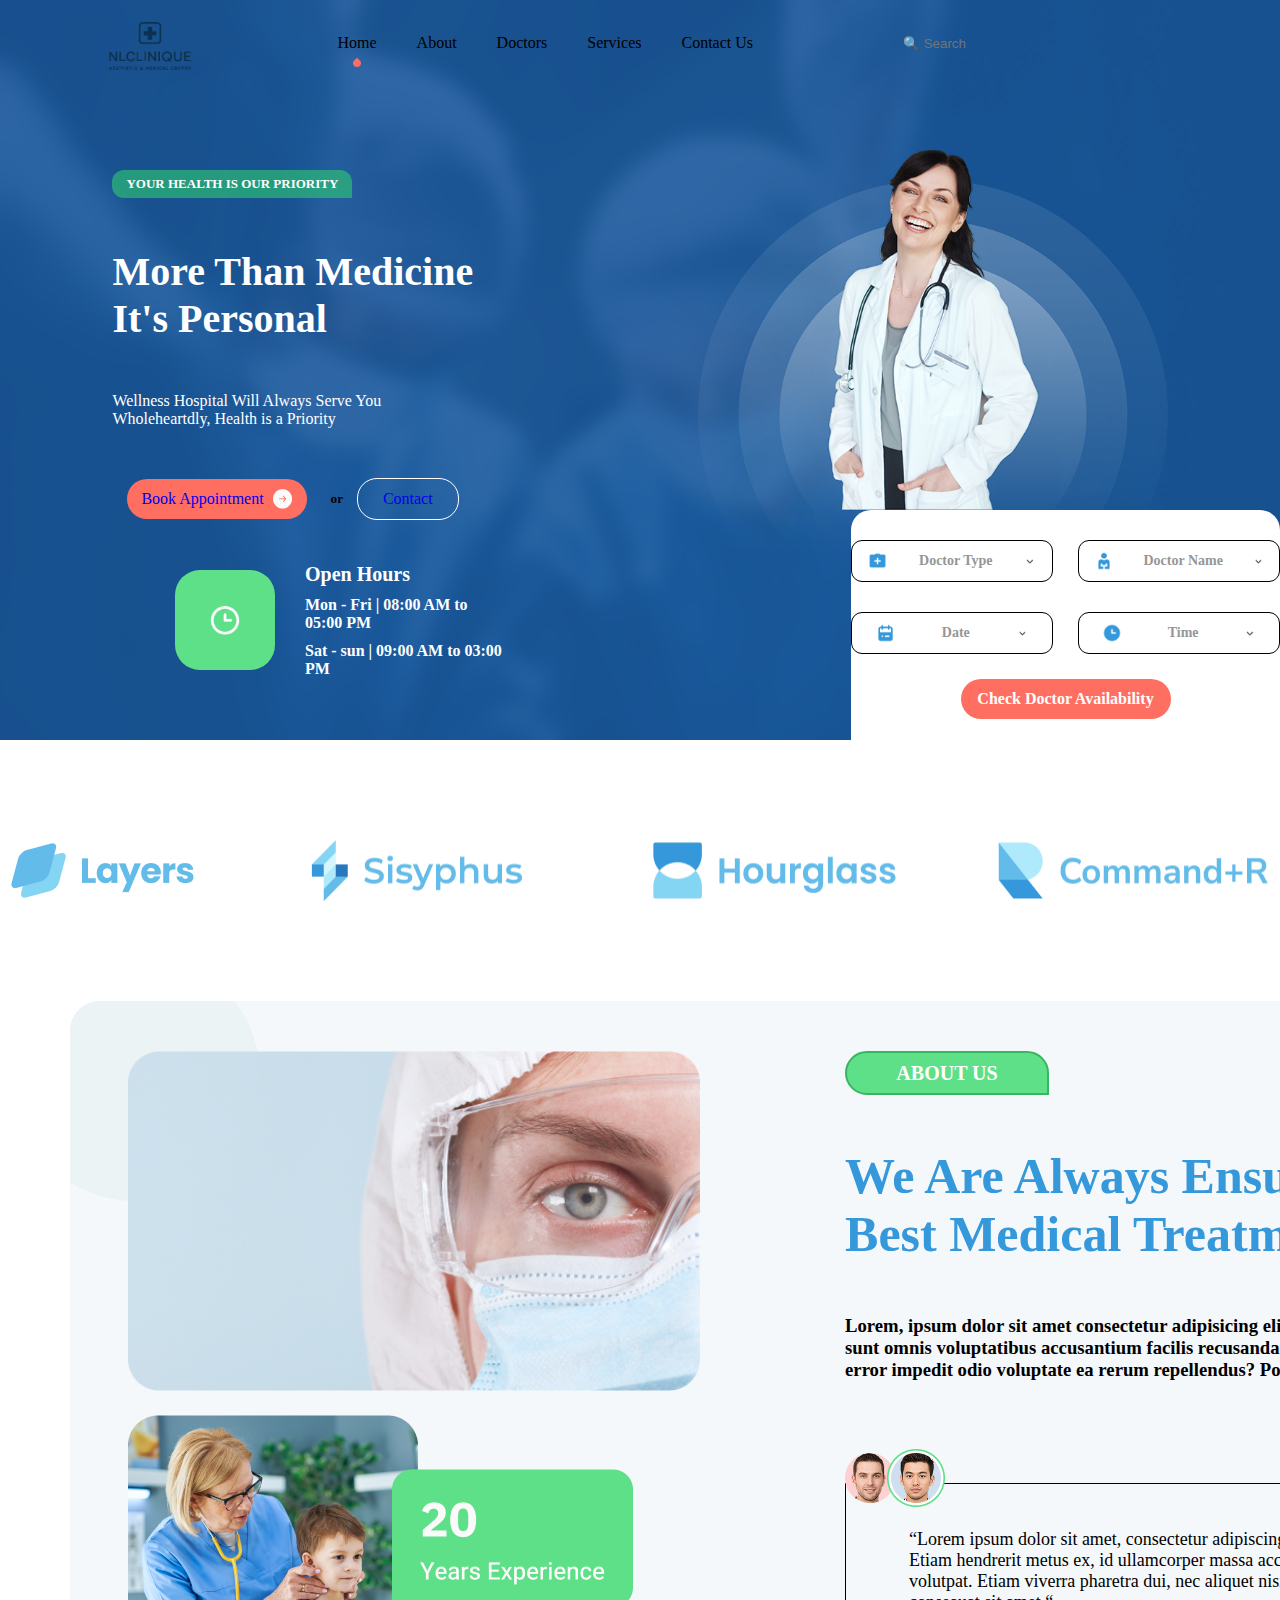
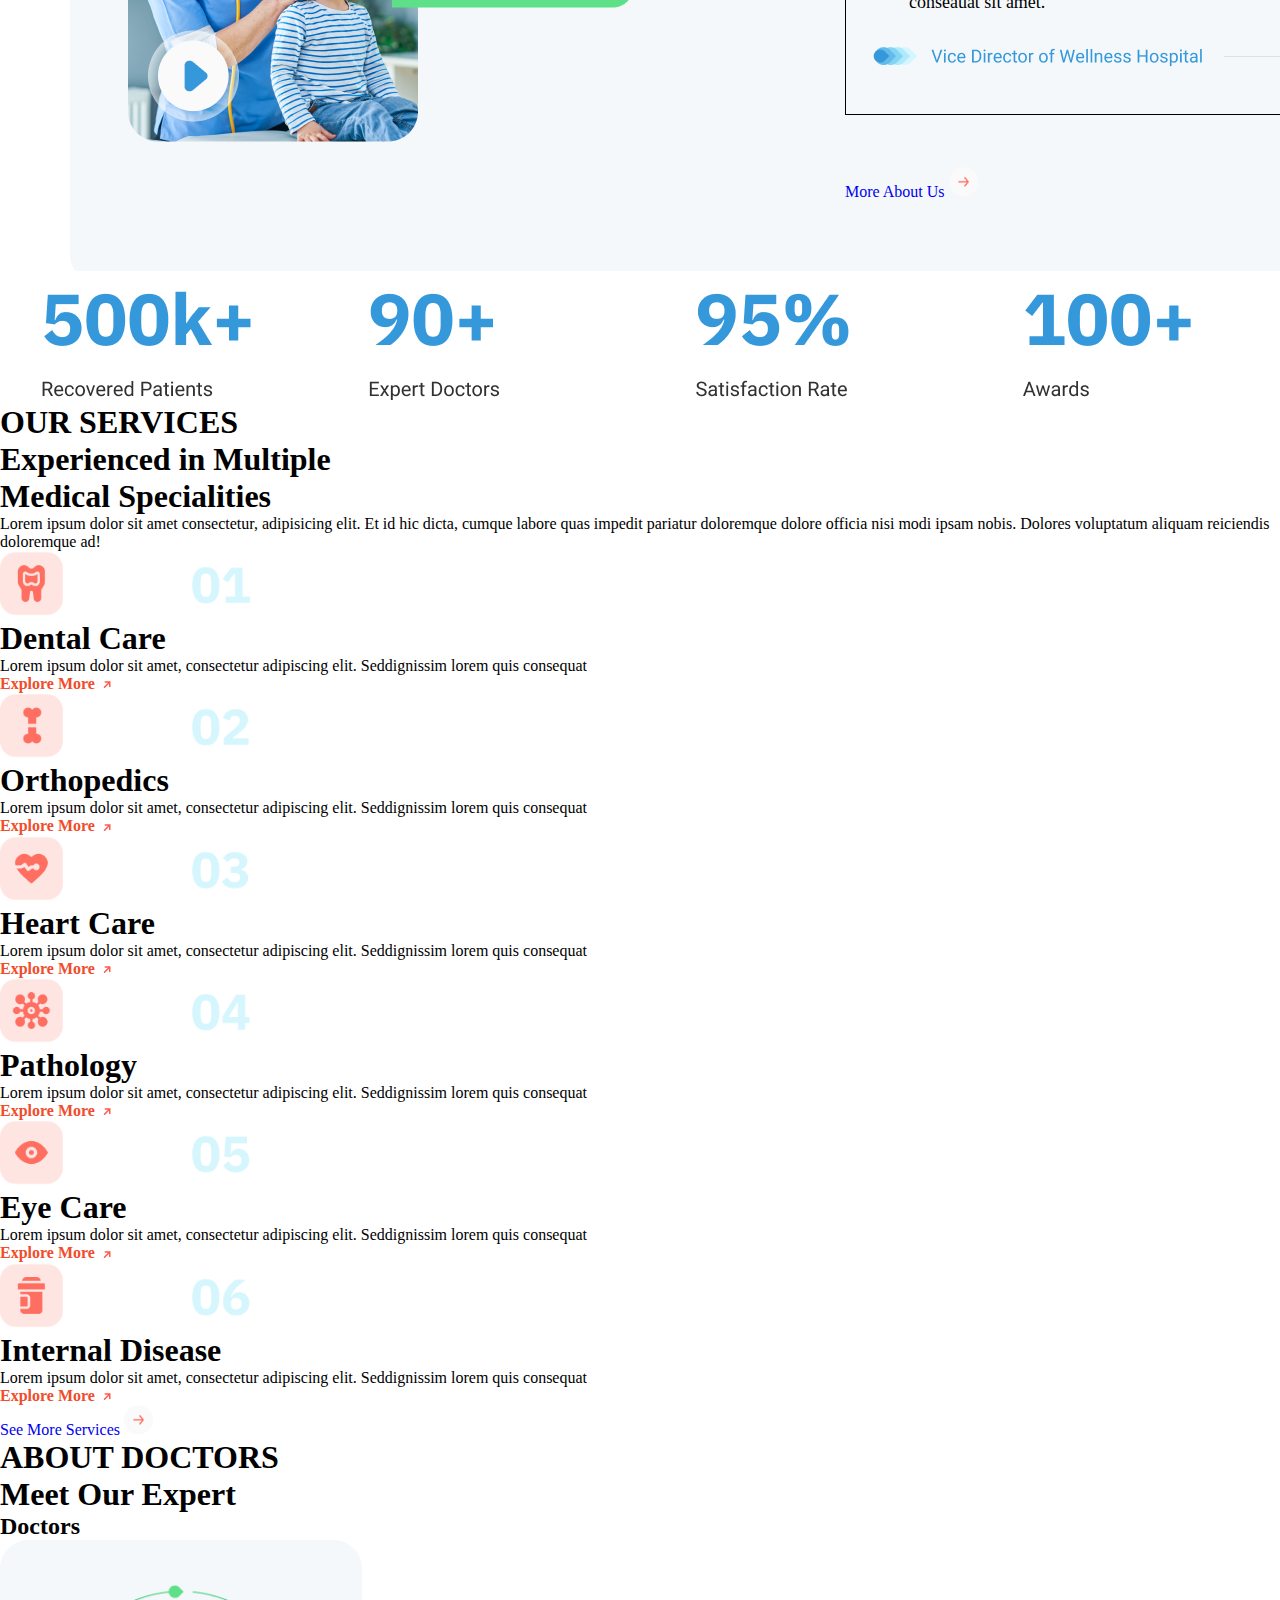
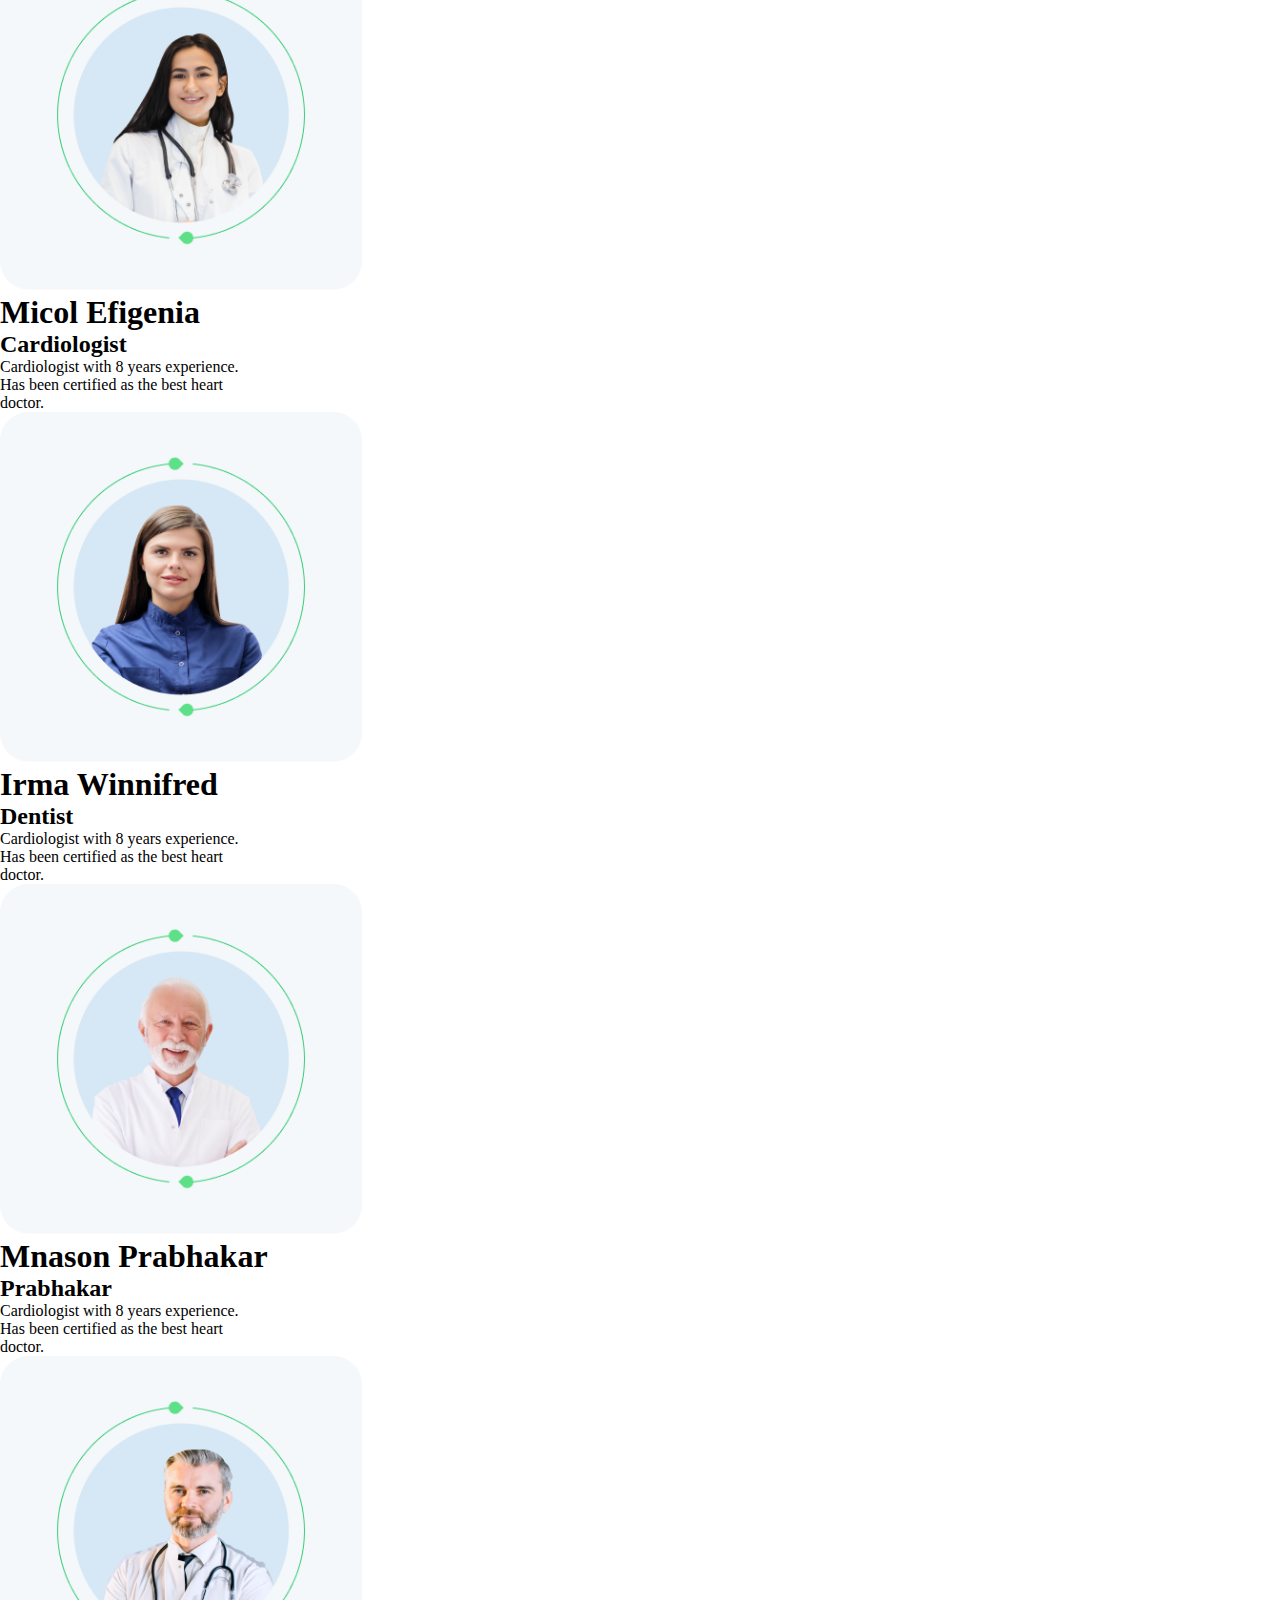
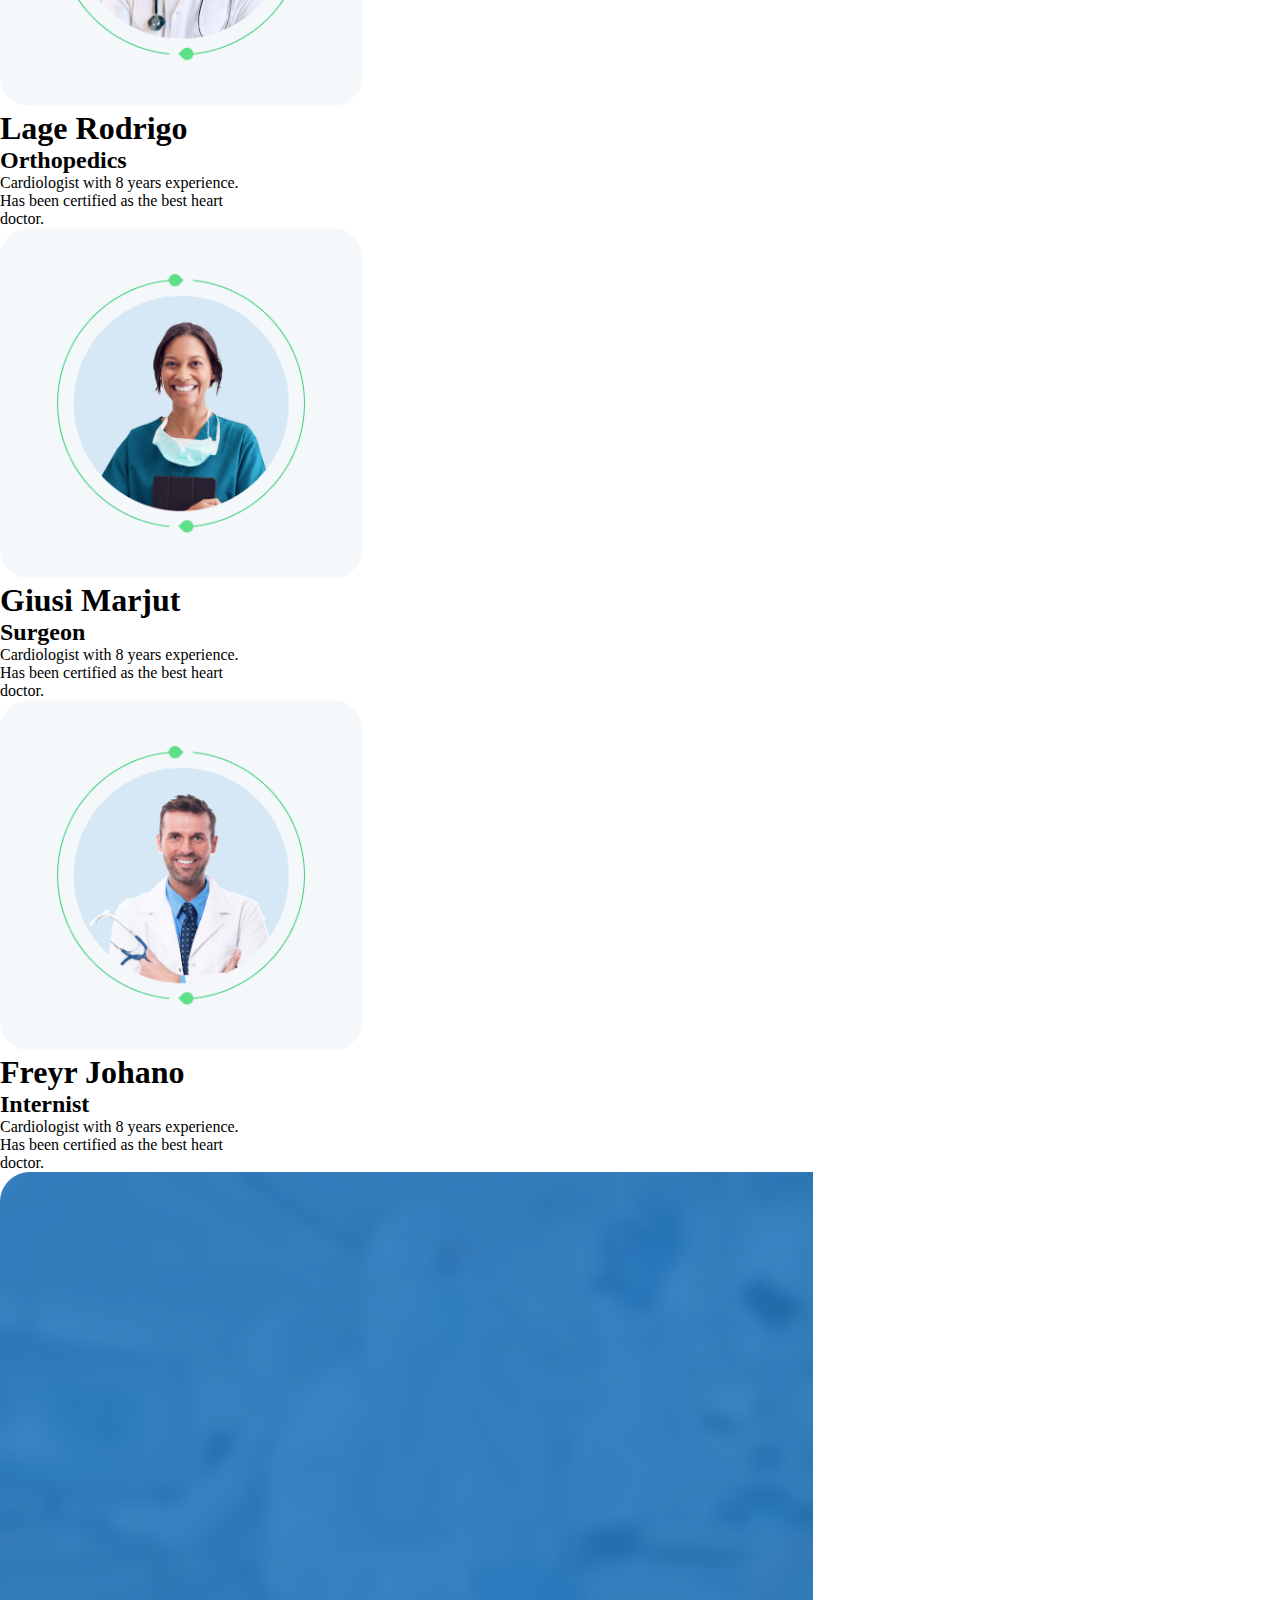
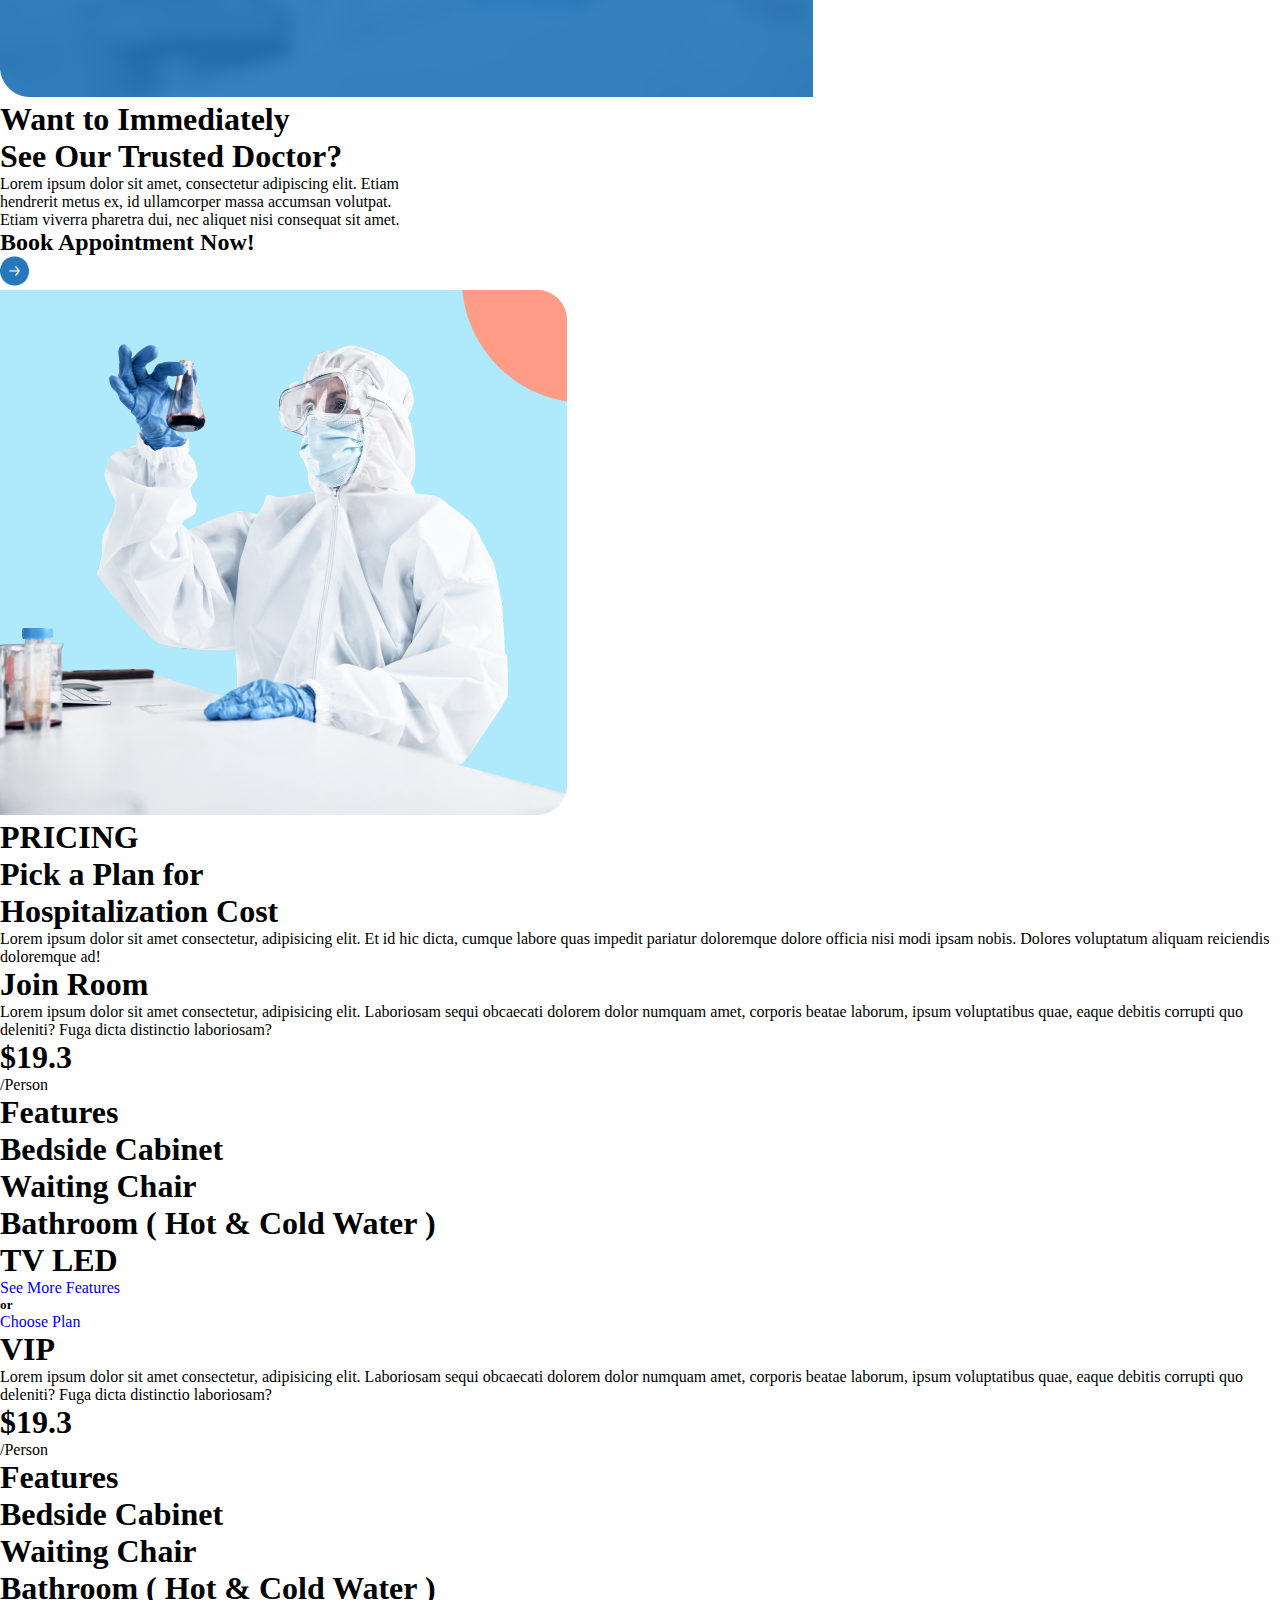
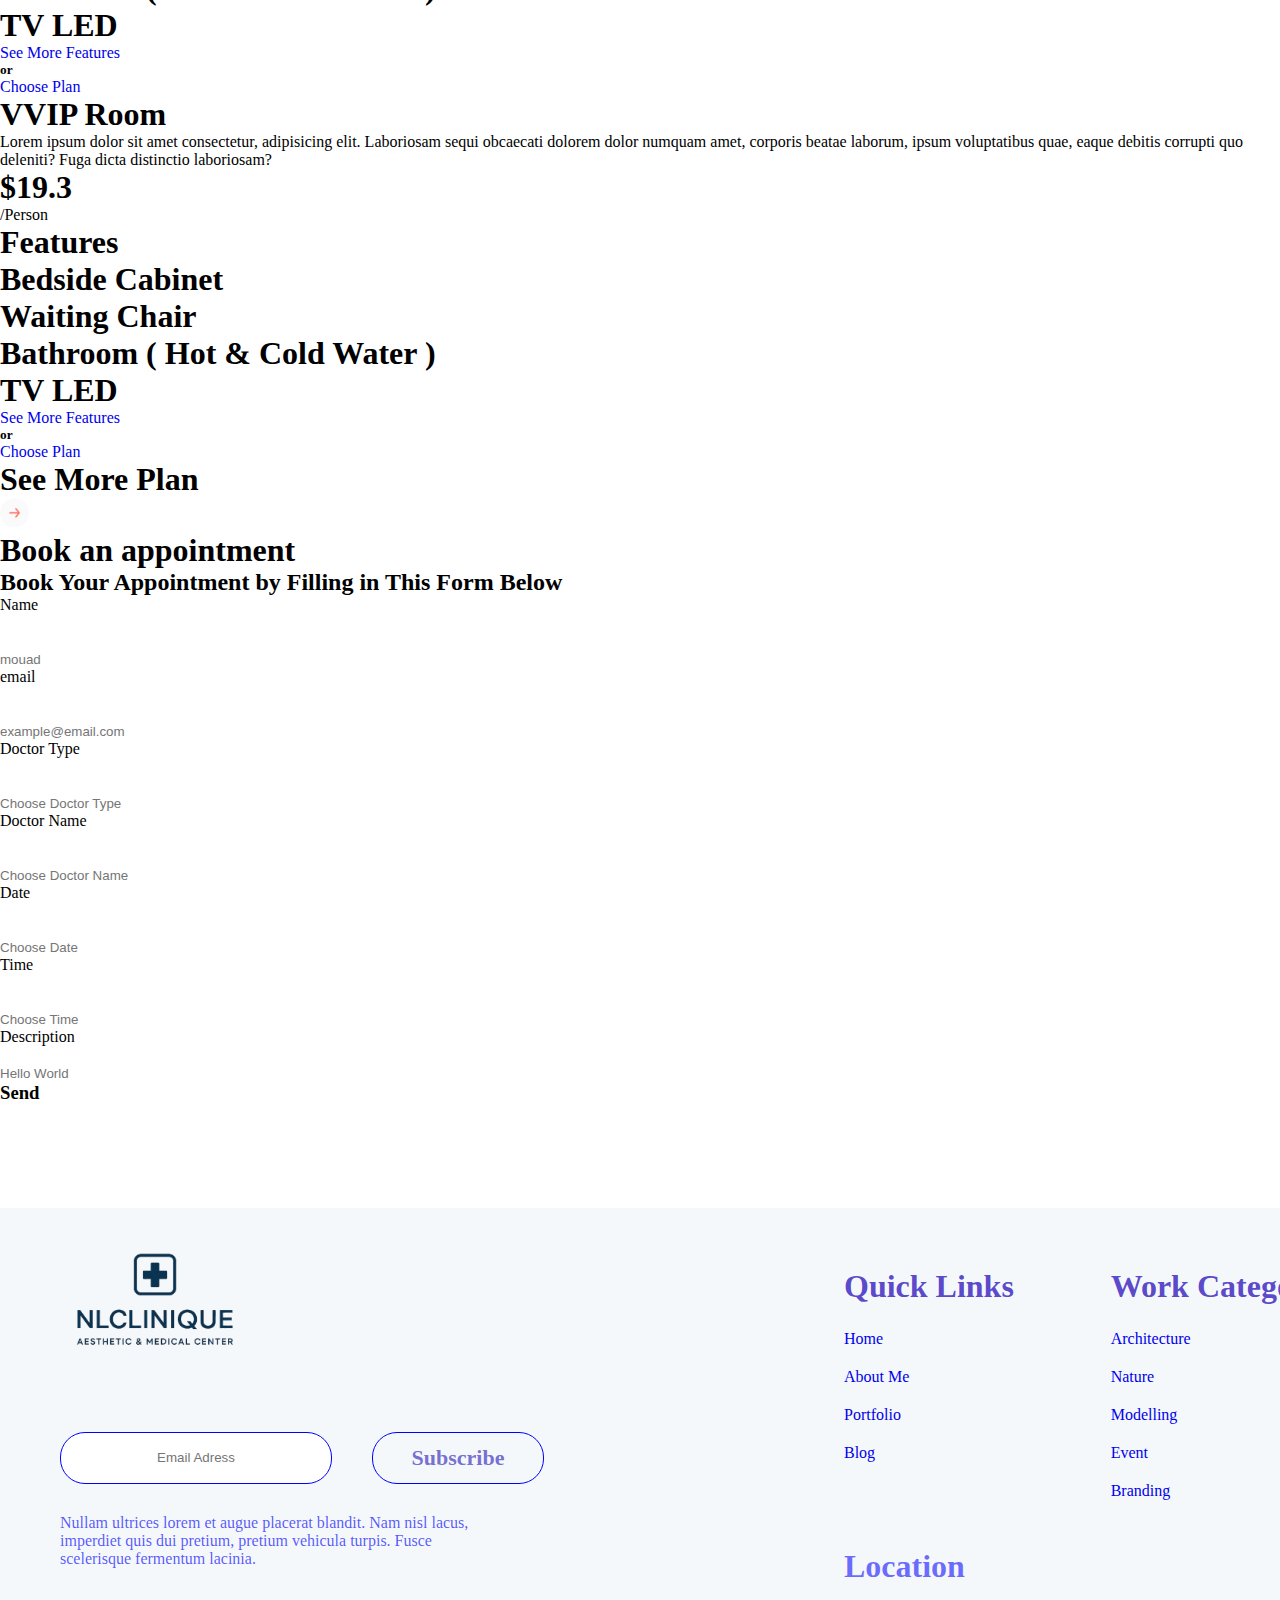
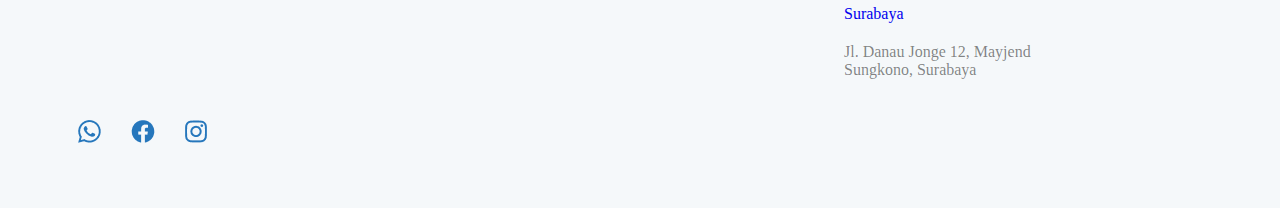
<file: index.html>
<!DOCTYPE html>
<html lang="en">
<head>
    <meta charset="UTF-8">
    <meta name="viewport" content="width=device-width, initial-scale=1.0">
    <title>Document</title>
    <link rel="StyleSheet" href="style.css">
    <link rel="stylesheet" href="./css/about.css">
</head>
<body>
       <header>
                           <nav>
                                  <div class="bar">
                                        <div>
                                                <img src="./img/logo.png" alt="Clinique logo" height="100px">
                                        </div>
                                        <div class="link-search">
                                            <div>
                                                <ul>  
                                                    <div class="icon">
                                                      <a href="./index.html"> Home</a>
                                                      <img src="./img/icons/Vector 7.png" alt="" height="10px" width="8">
                                                    </div>
                                                      <a href="./html/about.html"> About</a>
                                                      <a href="./html/doctors.html"> Doctors</a>
                                                      <a href="./html/Services.html"> Services</a>
                                                      <a href="./html/Contact-us.html"> Contact Us</a>
                                                </ul>
                                            </div>
                                         
                                            <div class="search1">
                                               <input type="search" placeholder="&#128269; Search">
                                            </div>
                                        </div>
                                  </div>
                           </nav>
     
                                <div class="Space"></div>

                                <div class="body">
                                         <div class="health-text">
                                                 <div class="health-text-h1">
                                                         <h1> YOUR HEALTH IS OUR PRIORITY </h5>
                                                 </div>
                                                 <div> 
                                                    <h2> More Than Medicine</h2>
                                                    <h2> It's Personal </h2> 
                                                 </div>
                                                 <div> 
                                                    <p> Wellness Hospital Will Always Serve You Wholeheartdly, Health is a Priority </p>
                                                 </div>
                                                 <div class="book-container">
                                                         <div class="book">
                                                               <a href="./html/Contact-us.html"> Book Appointment </a>
                                                               <img src="./img/icons/Button.png" alt="Button" height="20px">
                                                         </div>
                                                         <div class="or">
                                                            <h5> or </h5>
                                                         </div>
                                                         <div class="contact-us">
                                                               <a href="./html/Contact-us.html"> Contact </a>
                                                         </div>
                                                 </div>
                                         </div>
                                         <div class="image">
                                               <img src="./img/hero asset 1.png" alt="" height="500px">
                                         </div>
                                </div>
                                <div class="clock-doctors">
                                         <div class="clock-container">
                                                <div>
                                                        <div class="clock">
                                                                <img src="./img/icons/clock.png" alt="" height="35px">
                                                        </div>

                                                </div>
                                                <div class="clock-text">    
                                                        <div>
                                                             <h1> Open Hours </h1>
                                                         </div>
                                                        <div>
                                                             <h2> Mon - Fri | 08:00 AM to 05:00 PM </h2>
                                                        </div>
                                                        <div>
                                                             <h2> Sat - sun | 09:00 AM to 03:00 PM </h2>
                                                        </div>
                                                </div>
                                         </div>
                                         <div class="doctors-avai">
                                                         <div class="search-box-container">
                                                                     <div class="search-box">
                                                                               <img src="./img/icons/doctors-bag.png" alt="" height="20px">
                                                                               <h1> Doctor Type</h1>
                                                                               <img src="./img/icons/flish.png" alt="" height="12px">
                                                                     </div>
                                                                     <div class="search-box">
                                                                               <img src="./img/icons/straitjacket.png" alt="" height="20px">
                                                                               <h1> Doctor Name</h1>
                                                                               <img src="./img/icons/flish.png" alt="" height="12px">
                                                                     </div>
                                                         </div>
                                                         <div class="search-box-container">
                                                                     <div class="search-box">
                                                                               <img src="./img/icons/calendar.png" alt="" height="20px">
                                                                               <h1> Date </h1>
                                                                               <img src="./img/icons/flish.png" alt="" height="12px">
                                                                     </div>
                                                                     <div class="search-box">
                                                                               <img src="./img/icons/clock1.png" alt="" height="20px">
                                                                               <h1> Time </h1>
                                                                               <img src="./img/icons/flish.png" alt="" height="12px">
                                                                     </div>
                                                         </div>
                                                         <div class="check-doctors">
                                                                     <div class="line1">
                                                                                
                                                                     </div>
                                                                     <div class="check-container">
                                                                               <h1> Check Doctor Availability </h1>
                                                                     </div>
                                                                     <div class="line1">
                                                                                
                                                                     </div>
                                                         </div>
                                         </div>
                                </div>
       </header>
                
                             <div class="image-ads">
                                    <img src="./img/Fictional company logo.png" alt="">
                                    <img src="./img/Frame 314.png" alt="">
                                    <img src="./img/Frame 313.png" alt="">
                                    <img src="./img/Frame 312.png" alt="">
                             </div>
                <div class="aboutus-container">
                          <div class="doctor-boy">
                                   <div>
                                        <img src="/img/Mask group.png" alt="" height="340px">
                                   </div>
                                   <div>
                                        <img src="/img/Frame 330.png" alt="">
                                   </div>
                          </div>
                          <div class="text-aboutus">
                                   <div class="aboutus">
                                             <h1> ABOUT US</h1>
                                   </div>
                                   <div>
                                             <h2>We Are Always Ensure <br> Best Medical Treatment</h2>
                                   </div>
                                   <div>
                                             <h3>Lorem, ipsum dolor sit amet consectetur adipisicing elit. Temporibus</br> sunt omnis voluptatibus accusantium facilis recusandae, </br>error impedit odio voluptate ea rerum repellendus? Possimus,</h3>
                                   </div>
                                   <div class="directors">
                                          <div class="picture1">
                                             <img src="../img/Rectangle 83.png" alt="">
                                          </div>
                                          <div class="picture2">
            
                                             <img src="../img/Frame 136.png" alt="">
                                          </div>
                                          <div class="picture3">
                    
                                             <img src="../img/Rectangle 83 (1).png" alt="">
                                          </div>
                                          <div class="directors-text">
                                                         <div>
                                                                     <p> “Lorem ipsum dolor sit amet, consectetur adipiscing elit.<br> 
                                                                          Etiam hendrerit metus ex, id ullamcorper massa accumsan<br>
                                                                          volutpat. Etiam viverra pharetra dui, nec aliquet nisi<br>
                                                                          conseauat sit amet.“
                                                                     </p>
                                                                     <img src="../img/Frame 139.png" alt="">
                                                                     
                                                         </div>
                                          </div>
                                   </div>
                                   <div>
                                             <div class="more-about">
                                                 <a href="./html/about.html">More About Us</a>
                                                 <img src="./img/icons/Button.png" alt="" height="30px">
                                             </div>
                                   </div>
                          </div>
                </div>
                <div class="recover-image">
                        
                        <img src="/img/Frame 1000001929.png" alt="">
                        
                </div>
          
        <!-- Services Code -->

        <div class="text-aboutus1">
                            <div class="aboutus1">
                                        <h1> OUR SERVICES </h1>
                            </div>
                </div>

                
                <div class="pricing-text">
                         <div class="pricing-text-1">
                                 <h1> Experienced in Multiple </br> Medical Specialities</h1>
                         </div>
                         <div>
                                 <p> Lorem ipsum dolor sit amet consectetur, adipisicing elit. Et id hic dicta, cumque labore quas impedit pariatur doloremque dolore officia nisi modi ipsam nobis. Dolores voluptatum aliquam reiciendis doloremque ad!</p>
                         </div>
                </div>
                <div class="space">

                </div>
        <div class="pricing-container">
                    <div class="pricing-pannel">
                         
                         <div>
                                  <img src="../img/Frame 337.png" alt="" height="65px">
                         </div>
                         <div class="join-text"> 
                                  <h1> Dental Care </h1>
                         </div>
                         <div>
                                  <p> Lorem ipsum dolor sit amet, consectetur adipiscing elit. Seddignissim lorem quis consequat </p>
                         </div>
                         
                         
                         <div class="pricing-link">
                                  <a href="#" style="text-decoration: none; color: #f14c2b; font-weight: bold;">
                                                          Explore More
                                  <svg xmlns="http://www.w3.org/2000/svg" width="12" height="16" fill="#FF5A4C" viewBox="0 0 16 16" style="vertical-align: middle; margin-left: 4px;">
                                  <path d="M6.364 3H3a1 1 0 0 0 0 2h3.586l-5.293 5.293a1 1 0 0 0 1.414 1.414L8 6.414V10a1 1 0 0 0 2 0V3H6.364z"/>
                                  </svg>
                                  </a>
                         </div>
                         
                    </div>
                    <div class="pricing-pannel">
                         
                         <div>
                                  <img src="../img/Frame 337 (1).png" alt="" height="65px">
                         </div>
                         <div class="join-text"> 
                                  <h1> Orthopedics </h1>
                         </div>
                         <div>
                                  <p> Lorem ipsum dolor sit amet, consectetur adipiscing elit. Seddignissim lorem quis consequat </p>
                         </div>
                         
                         
                         <div class="pricing-link">
                                  <a href="#" style="text-decoration: none; color: #f14c2b; font-weight: bold;">
                                                          Explore More
                                  <svg xmlns="http://www.w3.org/2000/svg" width="12" height="16" fill="#FF5A4C" viewBox="0 0 16 16" style="vertical-align: middle; margin-left: 4px;">
                                  <path d="M6.364 3H3a1 1 0 0 0 0 2h3.586l-5.293 5.293a1 1 0 0 0 1.414 1.414L8 6.414V10a1 1 0 0 0 2 0V3H6.364z"/>
                                  </svg>
                                  </a>
                         </div>
                         
                    </div>
                    <div class="pricing-pannel">
                         
                         <div>
                                  <img src="../img/Frame 337 (2).png" alt="" height="65px">
                         </div>
                         <div class="join-text"> 
                                  <h1> Heart Care </h1>
                         </div>
                         <div>
                                  <p> Lorem ipsum dolor sit amet, consectetur adipiscing elit. Seddignissim lorem quis consequat </p>
                         </div>
                         
                         
                         <div class="pricing-link">
                                  <a href="#" style="text-decoration: none; color: #f14c2b; font-weight: bold;">
                                                          Explore More
                                  <svg xmlns="http://www.w3.org/2000/svg" width="12" height="16" fill="#FF5A4C" viewBox="0 0 16 16" style="vertical-align: middle; margin-left: 4px;">
                                  <path d="M6.364 3H3a1 1 0 0 0 0 2h3.586l-5.293 5.293a1 1 0 0 0 1.414 1.414L8 6.414V10a1 1 0 0 0 2 0V3H6.364z"/>
                                  </svg>
                                  </a>
                         </div>
                         
                    </div>
            </div>
            <div class="pricing-container2">
                    <div class="pricing-pannel">
                         
                         <div>
                                  <img src="../img/Frame 337 (3).png" alt="" height="65px">
                         </div>
                         <div class="join-text"> 
                                  <h1> Pathology </h1>
                         </div>
                         <div>
                                  <p> Lorem ipsum dolor sit amet, consectetur adipiscing elit. Seddignissim lorem quis consequat </p>
                         </div>
                         
                         
                         <div class="pricing-link">
                                  <a href="#" style="text-decoration: none; color: #f14c2b; font-weight: bold;">
                                                          Explore More
                                  <svg xmlns="http://www.w3.org/2000/svg" width="12" height="16" fill="#FF5A4C" viewBox="0 0 16 16" style="vertical-align: middle; margin-left: 4px;">
                                  <path d="M6.364 3H3a1 1 0 0 0 0 2h3.586l-5.293 5.293a1 1 0 0 0 1.414 1.414L8 6.414V10a1 1 0 0 0 2 0V3H6.364z"/>
                                  </svg>
                                  </a>
                         </div>
                         
                    </div>
                    <div class="pricing-pannel">
                         
                         <div>
                                  <img src="../img/Frame 337 (4).png" alt="" height="65px">
                         </div>
                         <div class="join-text"> 
                                  <h1> Eye Care </h1>
                         </div>
                         <div>
                                  <p> Lorem ipsum dolor sit amet, consectetur adipiscing elit. Seddignissim lorem quis consequat </p>
                         </div>
                         
                         
                         <div class="pricing-link">
                                  <a href="#" style="text-decoration: none; color: #f14c2b; font-weight: bold;">
                                                          Explore More
                                  <svg xmlns="http://www.w3.org/2000/svg" width="12" height="16" fill="#FF5A4C" viewBox="0 0 16 16" style="vertical-align: middle; margin-left: 4px;">
                                  <path d="M6.364 3H3a1 1 0 0 0 0 2h3.586l-5.293 5.293a1 1 0 0 0 1.414 1.414L8 6.414V10a1 1 0 0 0 2 0V3H6.364z"/>
                                  </svg>
                                  </a>
                         </div>
                         
                    </div>
                    <div class="pricing-pannel">
                         
                         <div>
                                  <img src="../img/Frame 337 (5).png" alt="" height="65px">
                         </div>
                         <div class="join-text"> 
                                  <h1> Internal Disease </h1>
                         </div>
                         <div>
                                  <p> Lorem ipsum dolor sit amet, consectetur adipiscing elit. Seddignissim lorem quis consequat </p>
                         </div>
                         
                         
                         <div class="pricing-link">
                                  <a href="#" style="text-decoration: none; color: #f14c2b; font-weight: bold;">
                                                          Explore More
                                  <svg xmlns="http://www.w3.org/2000/svg" width="12" height="16" fill="#FF5A4C" viewBox="0 0 16 16" style="vertical-align: middle; margin-left: 4px;">
                                  <path d="M6.364 3H3a1 1 0 0 0 0 2h3.586l-5.293 5.293a1 1 0 0 0 1.414 1.414L8 6.414V10a1 1 0 0 0 2 0V3H6.364z"/>
                                  </svg>
                                  </a>
                         </div>
                         
                    </div>

            </div>
            <div class="more-about2-container">
                     <div class="more-about2">
                                   <a href="./html/Services.html">See More Services</a>
                                   <img src="./img/icons/Button.png" alt="" height="30px">
                     </div> 
            </div>

            <!-- Our Doctors -->

              <div>
                          
                          <div class="text-aboutus2">
                                   <div class="aboutus2">
                                             <h1> ABOUT DOCTORS </h1>
                                   </div>
                          </div>
                          <div class="expert2">
                                   <h1> Meet Our Expert </h1>
                                   <h2> Doctors </h2>
                                   
                          </div>
                          <div class="doctors-profile">
                                   <div>
                                              <div>
                                                           <div class="doctor-image">
                                                                            <div>
                                                                                        <img src="../img/Doctors/Card.png" alt="" height="350px">
                                                                            </div>
                                                                            <div class="doctor-text">
                                                                                        <h1> Micol Efigenia </h1>
                                                                                        <h2> Cardiologist </h2>
                                                                                        <p>
                                                                                               Cardiologist with 8 years experience.<br>
                                                                                               Has been certified as the best heart<br>
                                                                                               doctor.
                                                                                        </p>
                                                                            </div>
                                                           </div>
                                                           
                                              </div>
                                              
                                   </div>
                                   <div>
                                              <div>
                                                           <div class="doctor-image">
                                                                            <div>
                                                                                        <img src="../img/Doctors/Card (1).png" alt="" height="350px">
                                                                            </div>
                                                                            <div class="doctor-text">
                                                                                        <h1> Irma Winnifred </h1>
                                                                                        <h2> Dentist </h2>
                                                                                        <p>
                                                                                               Cardiologist with 8 years experience.<br>
                                                                                               Has been certified as the best heart<br>
                                                                                               doctor.
                                                                                        </p>
                                                                            </div>
                                                           </div>
                                                           
                                              </div>
                                              
                                   </div>
                                   <div>
                                              <div>
                                                           <div class="doctor-image">
                                                                            <div>
                                                                                        <img src="../img/Doctors/Card (3).png" alt="" height="350px">
                                                                            </div>
                                                                            <div class="doctor-text">
                                                                                        <h1> Mnason Prabhakar </h1>
                                                                                        <h2> Prabhakar </h2>
                                                                                        <p>
                                                                                               Cardiologist with 8 years experience.<br>
                                                                                               Has been certified as the best heart<br>
                                                                                               doctor.
                                                                                        </p>
                                                                            </div>
                                                           </div>
                                                           
                                              </div>
                                              
                                   </div>
                          </div>

                          <div class="doctors-profile">
                                   <div>
                                              <div>
                                                           <div class="doctor-image">
                                                                            <div>
                                                                                        <img src="../img/Doctors/Card (4).png" alt="" height="350px">
                                                                            </div>
                                                                            <div class="doctor-text">
                                                                                        <h1> Lage Rodrigo </h1>
                                                                                        <h2> Orthopedics </h2>
                                                                                        <p>
                                                                                               Cardiologist with 8 years experience.<br>
                                                                                               Has been certified as the best heart<br>
                                                                                               doctor.
                                                                                        </p>
                                                                            </div>
                                                           </div>
                                                           
                                              </div>
                                              
                                   </div>
                                   <div>
                                              <div>
                                                           <div class="doctor-image">
                                                                            <div>
                                                                                        <img src="../img/Doctors/Card (5).png" alt="" height="350px">
                                                                            </div>
                                                                            <div class="doctor-text">
                                                                                        <h1> Giusi Marjut </h1>
                                                                                        <h2> Surgeon </h2>
                                                                                        <p>
                                                                                               Cardiologist with 8 years experience.<br>
                                                                                               Has been certified as the best heart<br>
                                                                                               doctor.
                                                                                        </p>
                                                                            </div>
                                                           </div>
                                                           
                                              </div>
                                              
                                   </div>
                                   <div>
                                              <div>
                                                           <div class="doctor-image">
                                                                            <div>
                                                                                        <img src="../img/Doctors/Card (6).png" alt="" height="350px">
                                                                            </div>
                                                                            <div class="doctor-text">
                                                                                        <h1> Freyr Johano </h1>
                                                                                        <h2> Internist </h2>
                                                                                        <p>
                                                                                               Cardiologist with 8 years experience.<br>
                                                                                               Has been certified as the best heart<br>
                                                                                               doctor.
                                                                                        </p>
                                                                            </div>
                                                           </div>
                                                           
                                              </div>
                                              
                                   </div>
                          </div>
                          <div class="appointment-book">
                                          <div>
                                                          <img src="../img/Group 1000001771.png" alt="">
                                          </div>
                                          <div class="appointment-book-text">
                                                          <h1> Want to Immediately<br>
                                                               See Our Trusted Doctor?
                                                          </h1>
                                                          <p>
                                                             Lorem ipsum dolor sit amet, consectetur adipiscing elit. Etiam<br>
                                                             hendrerit metus ex, id ullamcorper massa accumsan volutpat.<br>
                                                             Etiam viverra pharetra dui, nec aliquet nisi consequat sit amet. 
                                                          </p>
                                                          <div>
                                                                            <h2> Book Appointment Now! </h2>
                                                                            <img src="../img/icons/Button (1).png" alt="" height="30px">
                                                          </div>
                                          </div>
                                          <div>
                                                          <img src="../img/Frame 1000001955.png" alt="">
                                          </div>
                          </div>
                </div>
                <div class="PRICING2">
                         <h1> PRICING </h1>
                </div>
                <div class="pricing-text2">
                         <div class="pricing-text-12">
                                 <h1> Pick a Plan for </br> Hospitalization Cost</h1>
                         </div>
                         <div>
                                 <p> Lorem ipsum dolor sit amet consectetur, adipisicing elit. Et id hic dicta, cumque labore quas impedit pariatur doloremque dolore officia nisi modi ipsam nobis. Dolores voluptatum aliquam reiciendis doloremque ad!</p>
                         </div>
                </div>
                <div class="space2">

                </div>
            <div class="pricing-container2">
                <div class="pricing-pannel2">
                         <div class="join-text2"> 
                                  <h1> Join Room </h1>
                         </div>
                         <div>
                                  <p> Lorem ipsum dolor sit amet consectetur, adipisicing elit. Laboriosam sequi obcaecati dolorem dolor numquam amet, corporis beatae laborum, ipsum voluptatibus quae, eaque debitis corrupti quo deleniti? Fuga dicta distinctio laboriosam? </p>
                         </div>
                         <div class="prix-text-container2">
                                  <h1 class="prix-text2"> $19.3 </h1> 
                                  <span> /Person</span>
                         </div>
                         <div>
                                  <div class="line2">

                                  </div>
                         </div>
                         <div class="Features-text2">
                                  <h1> Features </h1>
                         </div>
                         <div class="features-container2">
                                  <div>
                                            <div class="circle2"></div>
                                            <h1> Bedside Cabinet </h1>
                                  </div>
                                  <div>
                                            <div class="circle2"></div>
                                            <h1> Waiting Chair </h1>
                                  </div>
                                  <div>
                                            <div class="circle2"></div>
                                            <h1> Bathroom ( Hot & Cold Water )</h1>
                                  </div>
                                  <div>
                                            <div class="circle2"></div>
                                            <h1> TV LED</h1>
                                  </div>
                         </div>
                         <div class="pricing-link2">
                                  <a href="#"> See More Features </a>
                         </div>
                         <div class="pricing-p2">
                                  <h5 class="h"> or </h5>
                         </div>
                         <div class="pricing-link22">
                                  <a href="#">Choose Plan</a>
                         </div>
                </div>
                <div class="pricing-pannel2">
                         <div class="join-text2"> 
                                  <h1> VIP </h1>
                         </div>
                         <div>
                                  <p> Lorem ipsum dolor sit amet consectetur, adipisicing elit. Laboriosam sequi obcaecati dolorem dolor numquam amet, corporis beatae laborum, ipsum voluptatibus quae, eaque debitis corrupti quo deleniti? Fuga dicta distinctio laboriosam? </p>
                         </div>
                         <div class="prix-text-container2">
                                  <h1 class="prix-text2"> $19.3 </h1> 
                                  <span> /Person</span>
                         </div>
                         <div>
                                  <div class="line2">

                                  </div>
                         </div>
                         <div class="Features-text2">
                                  <h1> Features </h1>
                         </div>
                         <div class="features-container2">
                                  <div>
                                            <div class="circle2"></div>
                                            <h1> Bedside Cabinet </h1>
                                  </div>
                                  <div>
                                            <div class="circle2"></div>
                                            <h1> Waiting Chair </h1>
                                  </div>
                                  <div>
                                            <div class="circle2"></div>
                                            <h1> Bathroom ( Hot & Cold Water )</h1>
                                  </div>
                                  <div>
                                            <div class="circle2"></div>
                                            <h1> TV LED</h1>
                                  </div>
                         </div>
                         <div class="pricing-link2">
                                  <a href="#"> See More Features </a>
                         </div>
                         <div class="pricing-p2">
                                  <h5 class="h"> or </h5>
                         </div>
                         <div class="pricing-link22">
                                  <a href="#">Choose Plan</a>
                         </div>
                </div>
                <div class="pricing-pannel2">
                         <div class="join-text2"> 
                                  <h1> VVIP Room </h1>
                         </div>
                         <div>
                                  <p> Lorem ipsum dolor sit amet consectetur, adipisicing elit. Laboriosam sequi obcaecati dolorem dolor numquam amet, corporis beatae laborum, ipsum voluptatibus quae, eaque debitis corrupti quo deleniti? Fuga dicta distinctio laboriosam? </p>
                         </div>
                         <div class="prix-text-container2">
                                  <h1 class="prix-text2"> $19.3 </h1> 
                                  <span> /Person</span>
                         </div>
                         <div>
                                  <div class="line2">

                                  </div>
                         </div>
                         <div class="Features-text2">
                                  <h1> Features </h1>
                         </div>
                         <div class="features-container2">
                                  <div>
                                            <div class="circle2"></div>
                                            <h1> Bedside Cabinet </h1>
                                  </div>
                                  <div>
                                            <div class="circle2"></div>
                                            <h1> Waiting Chair </h1>
                                  </div>
                                  <div>
                                            <div class="circle2"></div>
                                            <h1> Bathroom ( Hot & Cold Water )</h1>
                                  </div>
                                  <div>
                                            <div class="circle2"></div>
                                            <h1> TV LED</h1>
                                  </div>
                         </div>
                         <div class="pricing-link2">
                                  <a href="#"> See More Features </a>
                         </div>
                         <div class="pricing-p2">
                                  <h5 class="h"> or </h5>
                         </div>
                         <div class="pricing-link22">
                                  <a href="#">Choose Plan</a>
                         </div>
                </div>
            </div>

            <div class="more-plan">
                        <div>
                                      <h1> See More Plan </h1>
                                      <img src="./img/icons/Button.png" alt="" height="30px">
                        </div>
            </div>
            <div class="appointment-container">
                            <div class="appointment">
                                      <div class="contac-book">
                                                <h1> Book an appointment </h1>
                                      </div>
                                      <div>
                                                <h2> Book Your Appointment by Filling in This Form Below </h2>
                                      </div>
                                      <div class="contac-input">
                                                <div>
                                                       <p> Name </p><br><br>
                                                       <input type="text" placeholder="mouad">
                                                </div>
                                                <div>
                                                       <p> email </p><br><br>
                                                       <input type="text" placeholder="example@email.com">
                                                </div>
                                      </div>
                                      <div class="contac-input">
                                                <div>
                                                       <p> Doctor Type </p><br><br>
                                                       <input type="text" placeholder="Choose Doctor Type">
                                                </div>
                                                <div>
                                                       <p> Doctor Name </p><br><br>
                                                       <input type="text" placeholder="Choose Doctor Name">
                                                </div>
                                      </div>
                                      <div class="contac-input">
                                                <div>
                                                       <p> Date </p><br><br>
                                                       <input type="text" placeholder="Choose Date">
                                                </div>
                                                <div>
                                                       <p> Time </p><br><br>
                                                       <input type="text" placeholder="Choose Time">
                                                </div>
                                      </div>
                                      <div class="description">
                                                <p> Description</p><br>
                                                <input type="text" placeholder="Hello World">
                                      </div>
                                      <div class="touch-send2">
                                                 <h3> Send </h3>
                                                 <img src="../img/icons/arrow-right.png" alt="" height="20px">
                                      </div>

                            </div>
                </div>

            <!-- l Footer -->

            <footer>
                            <div class="footer-container">
                                       <div class="logo-email">
                                                   <div>
                                                               <img src="../img/logo.png" alt="" height="190">
                                                   </div> 
                                                   <div>
                                                               <div class="email-subscribe">
                                                                         <input type="email" placeholder="Email Adress">
                                                                         <div>
                                                                                <h1> Subscribe </h1>
                                                                         </div>
                                                               </div>
                                                   </div>
                                                   <div>
                                                               <p> Nullam ultrices lorem et augue placerat blandit. Nam nisl lacus,<br>
                                                                   imperdiet quis dui pretium, pretium vehicula turpis. Fusce<br>
                                                                   scelerisque fermentum lacinia. 
                                                                </p>
                                                   </div>
                                       </div>
                                       <div class="footer-links">
                                                   <div class="quick-links">
                                                                <div>
                                                                              <h1> Quick Links </h1>
                                                                              <ul>
                                                                              <a href="#"> Home </a>
                                                                              <a href="#"> About Me </a>
                                                                              <a href="#"> Portfolio </a>
                                                                              <a href="#"> Blog </a>
                                                                              </ul>
                                                                </div>
                                                                <div>
                                                                              <h1> Work Category </h1>
                                                                              <ul>
                                                                              <a href="#"> Architecture </a>
                                                                              <a href="#"> Nature </a>
                                                                              <a href="#"> Modelling </a>
                                                                              <a href="#"> Event </a>
                                                                              <a href="#"> Branding </a>
                                                                              </ul>
                                                                </div>
                                                                <div>
                                                                              <h1> Legal </h1>
                                                                              <ul>
                                                                              <a href="#"> Return Policy </a>
                                                                              <a href="#"> Shipping Policy </a>
                                                                              <a href="#"> Privacy Policy </a>
                                                                              <a href="#"> Terms of Services </a>
                                                                              </ul>
                                                                </div>
                                                   </div>
                                                   <div class="location">
                                                                <h1> Location </h1>
                                                                <a href="#"> Surabaya </a>
                                                                <p>
                                                                        Jl. Danau Jonge 12, Mayjend<br>
                                                                        Sungkono, Surabaya
                                                                </p>
                                                   </div>
                                       </div>
                            </div>
                            <div class="footer-icons">
                                       <img src="../img/icons/Vector.png" alt="">
                                       <img src="../img/icons/Container.png" alt="">
                                       <img src="../img/icons/Vector-1.png" alt="">
                            </div>
                </footer>
</body>
</html>
</file>
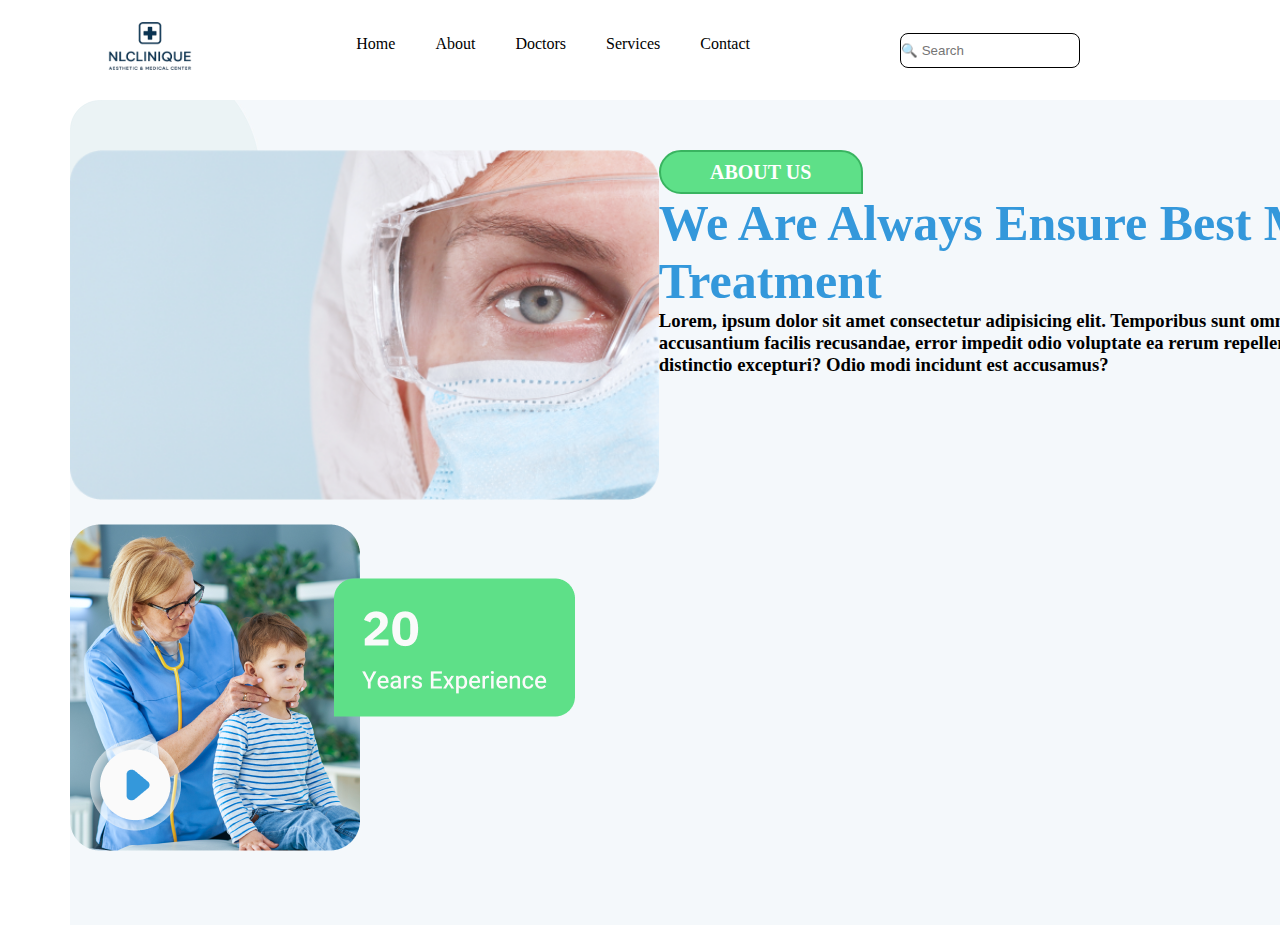
<file: about.html>
<!DOCTYPE html>
<html lang="en">
<head>
    <meta charset="UTF-8">
    <meta name="viewport" content="width=device-width, initial-scale=1.0">
    <title>Document</title>
    <link rel="StyleSheet" href="/css/about.css">
</head>
<body>
                    <header>
                           <bar>
                                  <div class="bar">
                                        <div>
                                                <img src="/img/logo.png" alt="Clinique logo" height="100px">
                                        </div>
                                        <div class="link-search">
                                            <div>
                                                <ul>
                                                      <a href="index.html"> Home</a>
                                                      <a href="about.html"> About</a>
                                                      <a href="index.html"> Doctors</a>
                                                      <a href="index.html"> Services</a>
                                                      <a href="index.html"> Contact</a>
                                                </ul>
                                            </div>
                                         
                                            <div class="search">
                                               <input type="search" placeholder="&#128269; Search">
                                            </div>
                                        </div>
                                  </div>
                           </bar>
                    </header>
                <div class="aboutus-container">
                          <div class="doctor-boy">
                                   <div>
                                        <img src="/img/Mask group.png" alt="" height="350px">
                                   </div>
                                   <div>
                                        <img src="/img/Frame 330.png" alt="">
                                   </div>
                          </div>
                          <div>
                                   <div class="aboutus">
                                             <h1> ABOUT US</h1>
                                   </div>
                                   <div>
                                             <h2>We Are Always Ensure Best Medical Treatment</h2>
                                   </div>
                                   <div>
                                             <h3>Lorem, ipsum dolor sit amet consectetur adipisicing elit. Temporibus sunt omnis voluptatibus accusantium facilis recusandae, error impedit odio voluptate ea rerum repellendus? Possimus, distinctio excepturi? Odio modi incidunt est accusamus?</h3>
                                   </div>
                          </div>
                </div>
</body>
</html>
</file>
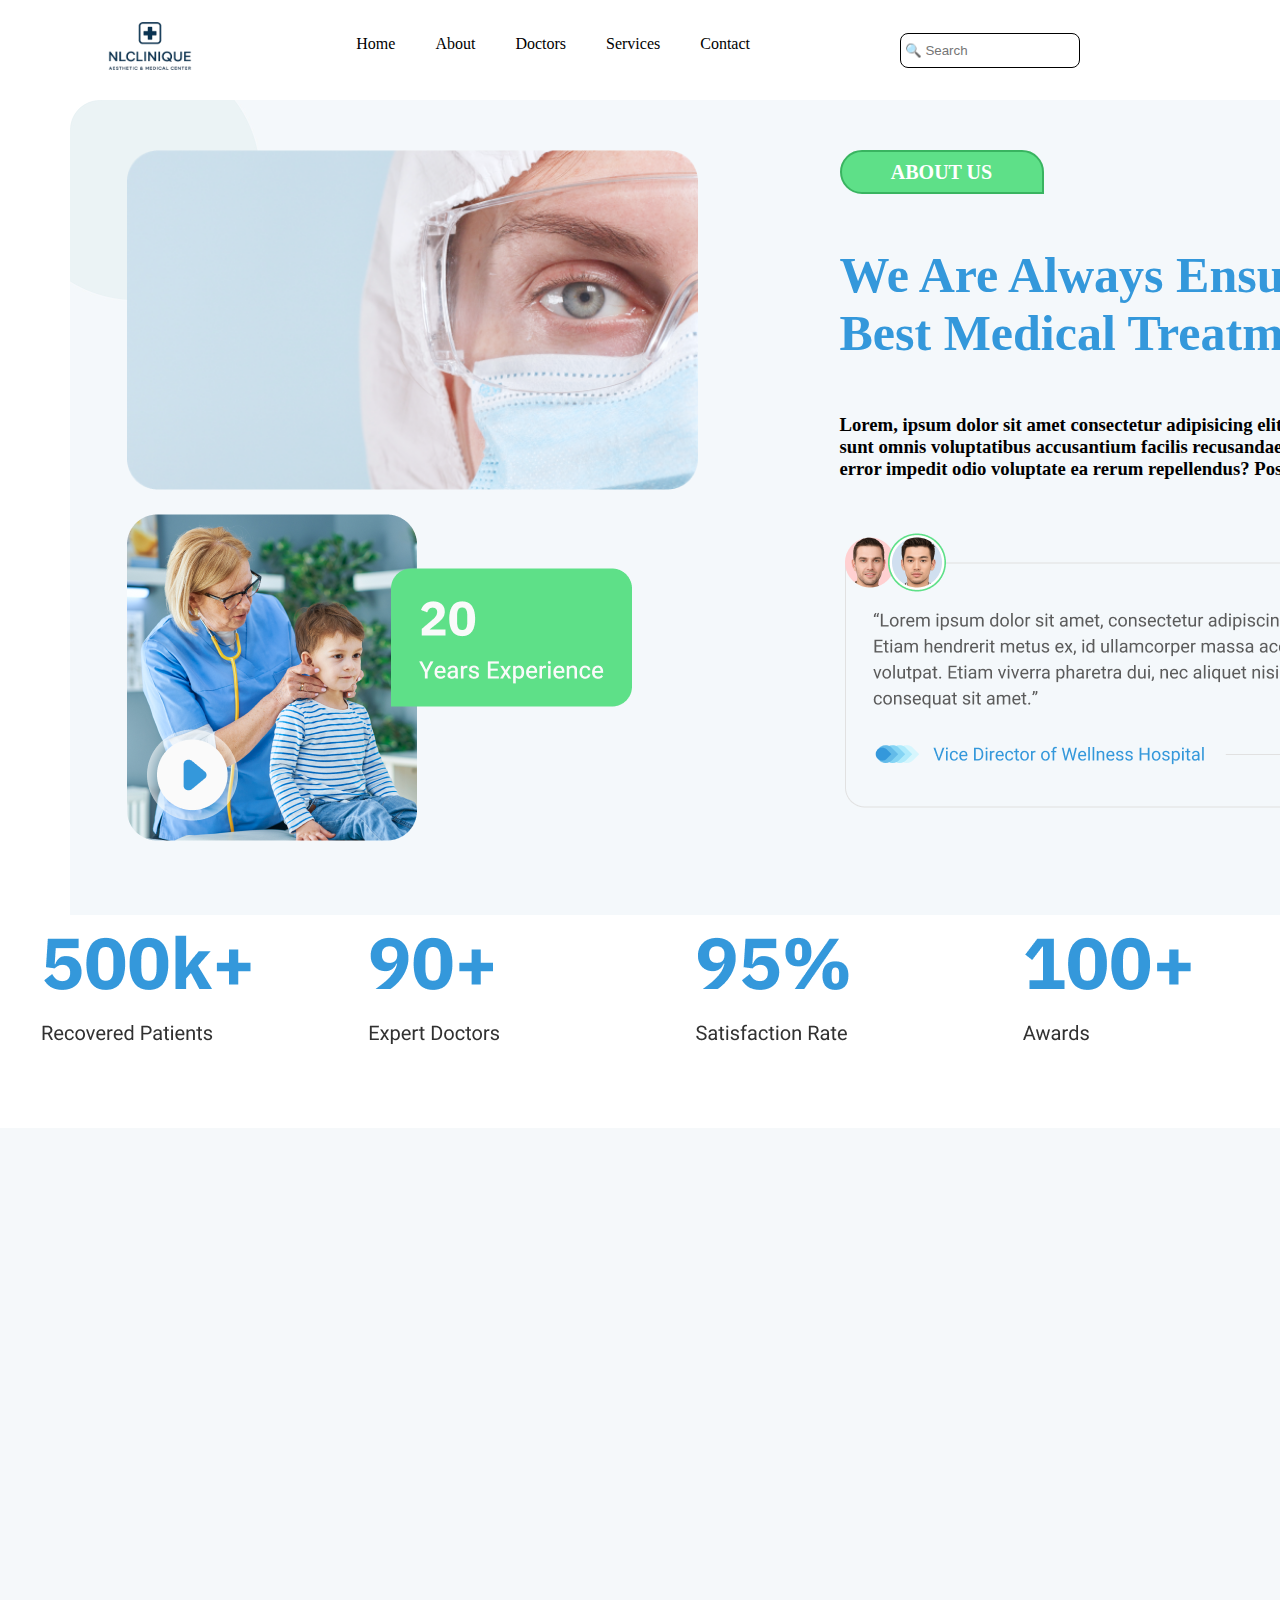
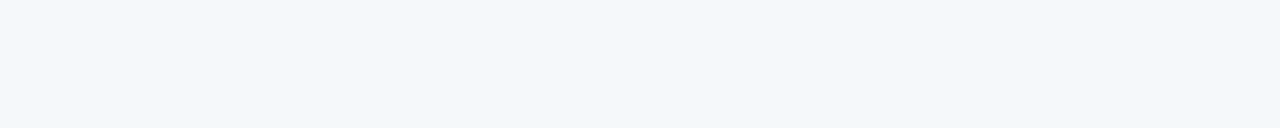
<file: html/about.html>
<!DOCTYPE html>
<html lang="en">
<head>
    <meta charset="UTF-8">
    <meta name="viewport" content="width=device-width, initial-scale=1.0">
    <title>Document</title>
    <link rel="StyleSheet" href="/css/about.css">
</head>
<body>
                    <header>
                           <bar>
                                  <div class="bar">
                                        <div>
                                                <img src="/img/logo.png" alt="Clinique logo" height="100px">
                                        </div>
                                        <div class="link-search">
                                            <div>
                                                <ul>
                                                      <a href="../index.html"> Home</a>
                                                      <a href="../html/about.html"> About</a>
                                                      <a href="../html/doctors.html"> Doctors</a>
                                                      <a href="/index.html"> Services</a>
                                                      <a href="/index.html"> Contact</a>
                                                </ul>
                                            </div>
                                         
                                            <div class="search">
                                               <input type="search" placeholder=" &#128269; Search">
                                            </div>
                                        </div>
                                  </div>
                           </bar>
                    </header>

                    <!--  About Us Code -->
                <div class="aboutus-container">
                          <div class="doctor-boy">
                                   <div>
                                        <img src="/img/Mask group.png" alt="" height="340px">
                                   </div>
                                   <div>
                                        <img src="/img/Frame 330.png" alt="">
                                   </div>
                          </div>
                          <div class="text-aboutus">
                                   <div class="aboutus">
                                             <h1> ABOUT US</h1>
                                   </div>
                                   <div>
                                             <h2>We Are Always Ensure <br> Best Medical Treatment</h2>
                                   </div>
                                   <div>
                                             <h3>Lorem, ipsum dolor sit amet consectetur adipisicing elit. Temporibus</br> sunt omnis voluptatibus accusantium facilis recusandae, </br>error impedit odio voluptate ea rerum repellendus? Possimus,</h3>
                                   </div>
                                   <div>
                                             <img src="/img/Frame 143.png" alt="">
                                   </div>
                          </div>
                </div>
                <div class="recover-image">
                        
                        <img src="/img/Frame 1000001929.png" alt="">
                        
                </div>

                         <!-- Services Code -->

                
                         
                <footer>
                        





                </footer>
</body>
</html>
</file>
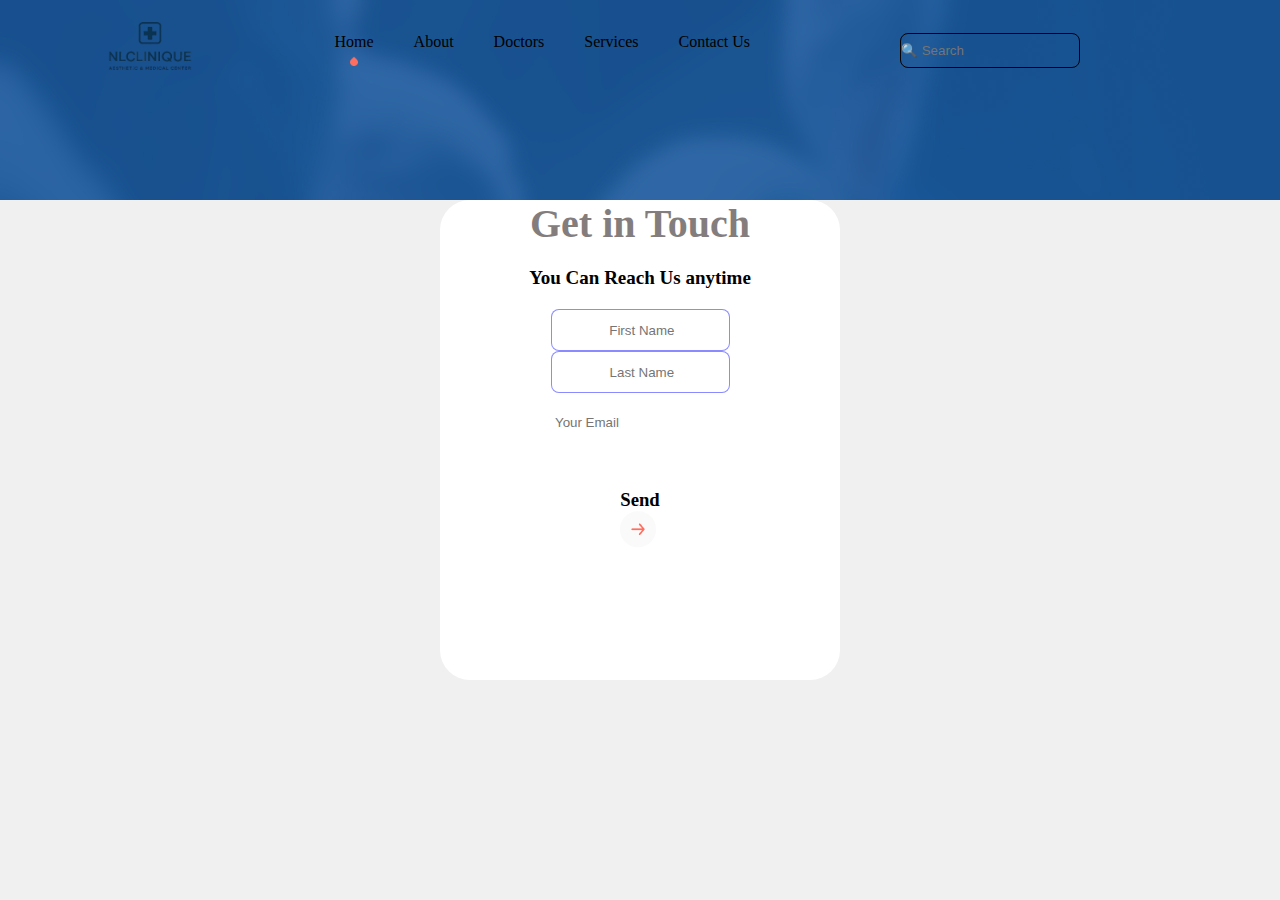
<file: html/Contact-us.html>
<!DOCTYPE html>
<html lang="en">
<head>
    <meta charset="UTF-8">
    <meta name="viewport" content="width=device-width, initial-scale=1.0">
    <title>Document</title>
    <link rel="stylesheet" href="../css/contact-us.css">
</head>
<body>
            <header>
                           <bar>
                                  <div class="bar">
                                        <div>
                                                <img src="../img/logo.png" alt="Clinique logo" height="100px">
                                        </div>
                                        <div class="link-search">
                                            <div>
                                                <ul>  
                                                    <div class="icon">
                                                      <a href="../index.html"> Home</a>
                                                      <img src="../img/icons/Vector 7.png" alt="" height="10px" width="8">
                                                    </div>
                                                      <a href="../html/about.html"> About</a>
                                                      <a href="../html/doctors.html"> Doctors</a>
                                                      <a href="../html/Services.html"> Services</a>
                                                      <a href="../index.html"> Contact Us</a>
                                                </ul>
                                            </div>
                                         
                                            <div class="search">
                                               <input type="search" placeholder="&#128269; Search">
                                            </div>
                                        </div>
                                  </div>
                           </bar>
                </header>

                <main class="get-in-touch">
                           <div class="in-touch-container">
                                         <div>
                                                 <h1> Get in Touch</h1>
                                         </div>
                                         <div>
                                                 <h2> You Can Reach Us anytime </h2>
                                         </div>
                                         <div>
                                                 <div>
                                                          <input type="text" placeholder=" First Name">
                                                 </div>
                                                 <div>
                                                          <input type="text" placeholder=" Last Name">
                                                 </div>
                                         </div>
                                         <div>
                                                 <input type="email" placeholder=" Your Email">
                                         </div>
                                         <div>
                                                 <input type="text" >
                                         </div>
                                         <div>
                                                 <h3> Send </h3>
                                                 <img src="../img/icons/Button.png" alt="">
                                         </div>
                           </div>
                </main>
</body>
</html>
</file>
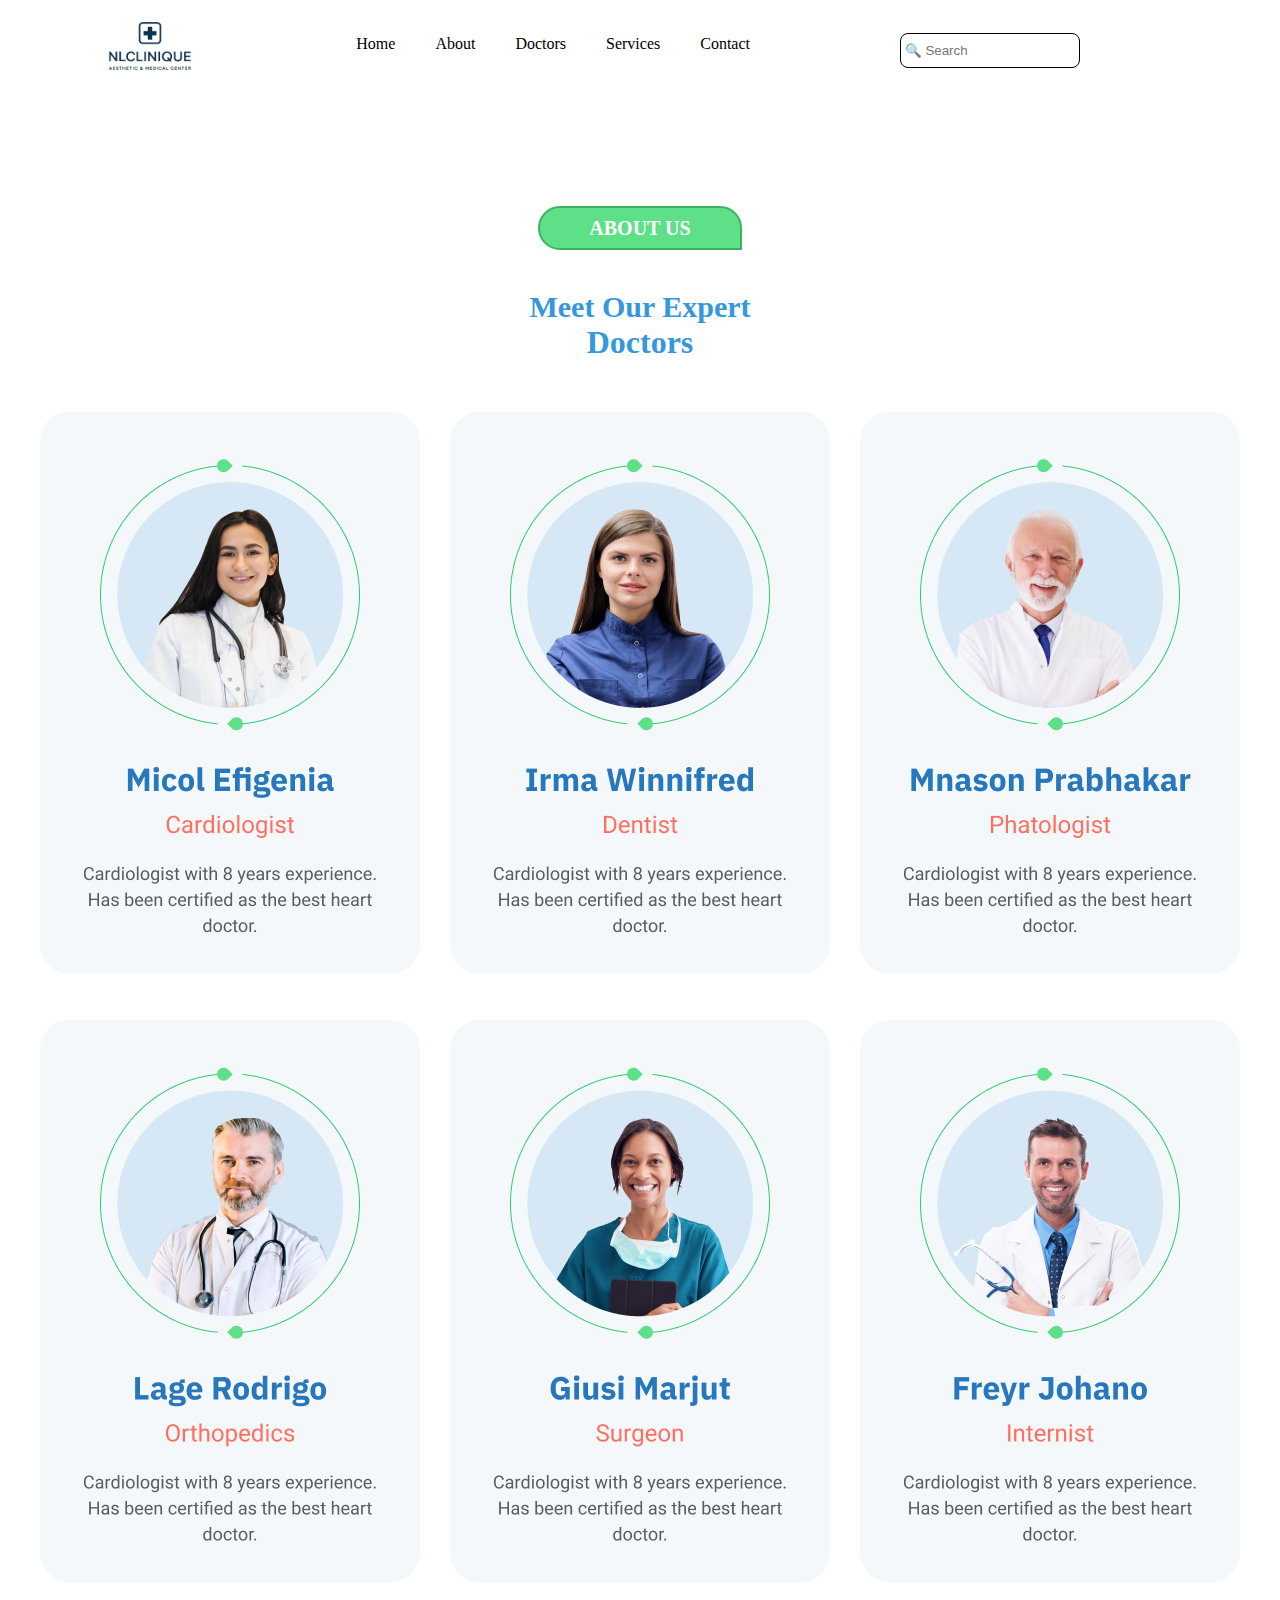
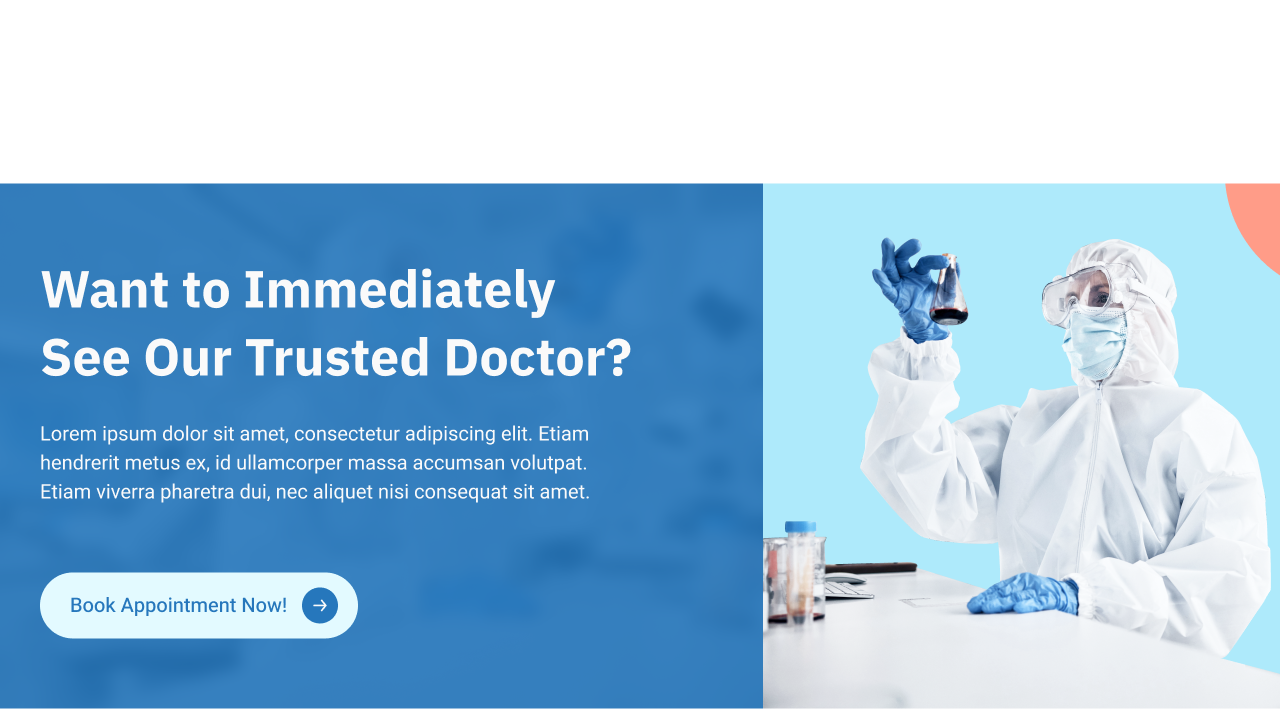
<file: html/doctors.html>
<!DOCTYPE html>
<html lang="en">
<head>
    <meta charset="UTF-8">
    <meta name="viewport" content="width=device-width, initial-scale=1.0">
    <title>Document</title>
    <link rel="StyleSheet" href="../css/doctors.css">
</head>
<body>
    <header>
                           <bar>
                                  <div class="bar">
                                        <div>
                                                <img src="../img/logo.png" alt="Clinique logo" height="100px">
                                        </div>
                                        <div class="link-search">
                                            <div>
                                                <ul>
                                                      <a href="../index.html"> Home</a>
                                                      <a href="../html/about.html"> About</a>
                                                      <a href="../html/doctors.html"> Doctors</a>
                                                      <a href="index.html"> Services</a>
                                                      <a href="index.html"> Contact</a>
                                                </ul>
                                            </div>
                                         
                                            <div class="search">
                                               <input type="search" placeholder=" &#128269; Search">
                                            </div>
                                        </div>
                                  </div>
                           </bar>
    </header>
                <div>
                          
                          <div class="text-aboutus">
                                   <div class="aboutus">
                                             <h1> ABOUT US</h1>
                                   </div>
                          </div>
                          <div class="expert">
                                   <h1> Meet Our Expert </h1>
                                   <h2> Doctors </h2>
                                   
                          </div>
                          <div class="doctors-image">
                                   <img src="../img/Frame 1000001944.png" alt="">
                          </div>
                          <div class="see-our">
                                   <img src="../img/Frame 1000002029.png" alt="">
                          </div>
                </div>
</body>
</html>
</file>
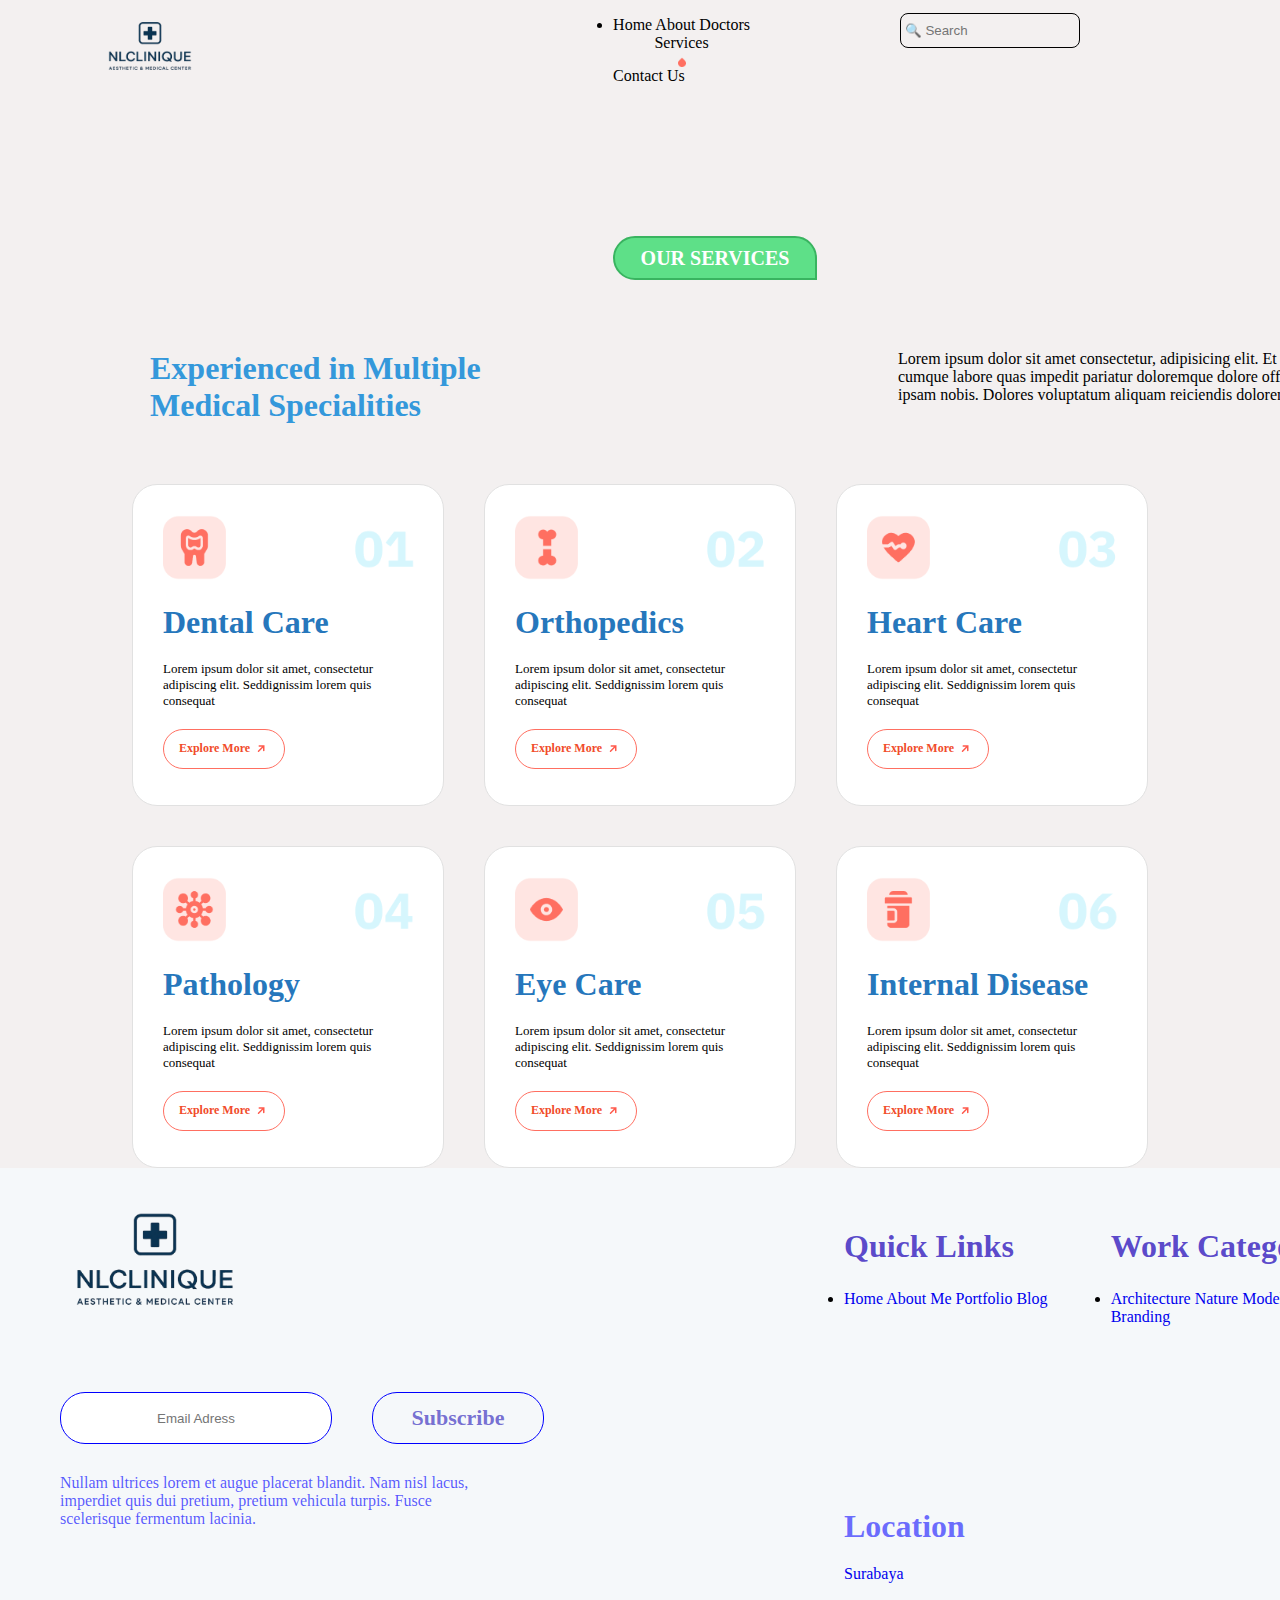
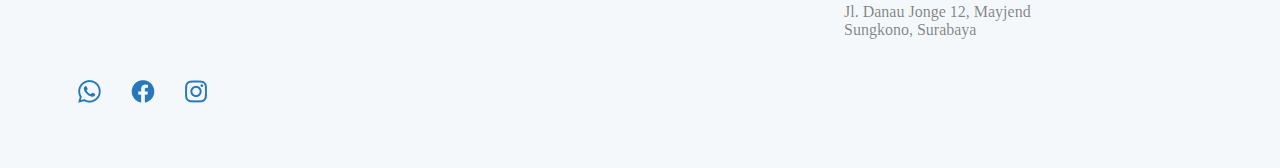
<file: html/Services.html>
<!DOCTYPE html>
<html lang="en">
<head>
    <meta charset="UTF-8">
    <meta name="viewport" content="width=device-width, initial-scale=1.0">
    <title>Document</title>
    <link rel="StyleSheet" href="../css/Services.css">
</head>
<body>
        <header>
                        <nav>
                                  <div class="bar">
                                        <div>
                                                <img src="../img/logo.png" alt="Clinique logo" height="100px">
                                        </div>
                                        <div class="link-search">
                                            <div>
                                                <ul>
                                                    <li>
                                                      <a href="../index.html"> Home</a>
                                                      <a href="../html/about.html"> About</a>
                                                      <a href="../html/doctors.html"> Doctors</a>
                                                      <div class="icon">
                                                      <a href="../html/Services.html"> Services</a>
                                                      <img src="../img/icons/Vector7.png" alt="" height="10px" width="8">
                                                    </div>
                                                      <a href="../html/Contact-us.html"> Contact Us</a>
                                                    </li>
                                                </ul>
                                            </div>
                                         
                                            <div class="search">
                                               <input type="search" placeholder=" &#128269; Search">
                                            </div>
                                        </div>
                                  </div>
                        </nav>
        </header>
                 
                <div class="text-aboutus1">
                            <div class="aboutus">
                                        <h1> OUR SERVICES </h1>
                            </div>
                </div>

                
                <div class="pricing-text">
                         <div class="pricing-text-1">
                                 <h1> Experienced in Multiple <br> Medical Specialities</h1>
                         </div>
                         <div>
                                 <p> Lorem ipsum dolor sit amet consectetur, adipisicing elit. Et id hic dicta, cumque labore quas impedit pariatur doloremque dolore officia nisi modi ipsam nobis. Dolores voluptatum aliquam reiciendis doloremque ad!</p>
                         </div>
                </div>
                <div class="space">

                </div>
        <div class="pricing-container">
                    <div class="pricing-pannel">
                         
                         <div>
                                  <img src="../img/Frame337.png" alt="" height="65px">
                         </div>
                         <div class="join-text"> 
                                  <h1> Dental Care </h1>
                         </div>
                         <div>
                                  <p> Lorem ipsum dolor sit amet, consectetur adipiscing elit. Seddignissim lorem quis consequat </p>
                         </div>
                         
                         
                         <div class="pricing-link">
                                  <a href="#" style="text-decoration: none; color: #f14c2b; font-weight: bold;">
                                                          Explore More
                                  <svg xmlns="http://www.w3.org/2000/svg" width="12" height="16" fill="#FF5A4C" viewBox="0 0 16 16" style="vertical-align: middle; margin-left: 4px;">
                                  <path d="M6.364 3H3a1 1 0 0 0 0 2h3.586l-5.293 5.293a1 1 0 0 0 1.414 1.414L8 6.414V10a1 1 0 0 0 2 0V3H6.364z"/>
                                  </svg>
                                  </a>
                         </div>
                         
                    </div>
                    <div class="pricing-pannel">
                         
                         <div>
                                  <img src="../img/Frame337(1).png" alt="" height="65px">
                         </div>
                         <div class="join-text"> 
                                  <h1> Orthopedics </h1>
                         </div>
                         <div>
                                  <p> Lorem ipsum dolor sit amet, consectetur adipiscing elit. Seddignissim lorem quis consequat </p>
                         </div>
                         
                         
                         <div class="pricing-link">
                                  <a href="#" style="text-decoration: none; color: #f14c2b; font-weight: bold;">
                                                          Explore More
                                  <svg xmlns="http://www.w3.org/2000/svg" width="12" height="16" fill="#FF5A4C" viewBox="0 0 16 16" style="vertical-align: middle; margin-left: 4px;">
                                  <path d="M6.364 3H3a1 1 0 0 0 0 2h3.586l-5.293 5.293a1 1 0 0 0 1.414 1.414L8 6.414V10a1 1 0 0 0 2 0V3H6.364z"/>
                                  </svg>
                                  </a>
                         </div>
                         
                    </div>
                    <div class="pricing-pannel">
                         
                         <div>
                                  <img src="../img/Frame337(2).png" alt="" height="65px">
                         </div>
                         <div class="join-text"> 
                                  <h1> Heart Care </h1>
                         </div>
                         <div>
                                  <p> Lorem ipsum dolor sit amet, consectetur adipiscing elit. Seddignissim lorem quis consequat </p>
                         </div>
                         
                         
                         <div class="pricing-link">
                                  <a href="#" style="text-decoration: none; color: #f14c2b; font-weight: bold;">
                                                          Explore More
                                  <svg xmlns="http://www.w3.org/2000/svg" width="12" height="16" fill="#FF5A4C" viewBox="0 0 16 16" style="vertical-align: middle; margin-left: 4px;">
                                  <path d="M6.364 3H3a1 1 0 0 0 0 2h3.586l-5.293 5.293a1 1 0 0 0 1.414 1.414L8 6.414V10a1 1 0 0 0 2 0V3H6.364z"/>
                                  </svg>
                                  </a>
                         </div>
                         
                    </div>
            </div>
            <div class="pricing-container2">
                    <div class="pricing-pannel">
                         
                         <div>
                                  <img src="../img/Frame337(3).png" alt="" height="65px">
                         </div>
                         <div class="join-text"> 
                                  <h1> Pathology </h1>
                         </div>
                         <div>
                                  <p> Lorem ipsum dolor sit amet, consectetur adipiscing elit. Seddignissim lorem quis consequat </p>
                         </div>
                         
                         
                         <div class="pricing-link">
                                  <a href="#" style="text-decoration: none; color: #f14c2b; font-weight: bold;">
                                                          Explore More
                                  <svg xmlns="http://www.w3.org/2000/svg" width="12" height="16" fill="#FF5A4C" viewBox="0 0 16 16" style="vertical-align: middle; margin-left: 4px;">
                                  <path d="M6.364 3H3a1 1 0 0 0 0 2h3.586l-5.293 5.293a1 1 0 0 0 1.414 1.414L8 6.414V10a1 1 0 0 0 2 0V3H6.364z"/>
                                  </svg>
                                  </a>
                         </div>
                         
                    </div>
                    <div class="pricing-pannel">
                         
                         <div>
                                  <img src="../img/Frame337(4).png" alt="" height="65px">
                         </div>
                         <div class="join-text"> 
                                  <h1> Eye Care </h1>
                         </div>
                         <div>
                                  <p> Lorem ipsum dolor sit amet, consectetur adipiscing elit. Seddignissim lorem quis consequat </p>
                         </div>
                         
                         
                         <div class="pricing-link">
                                  <a href="#" style="text-decoration: none; color: #f14c2b; font-weight: bold;">
                                                          Explore More
                                  <svg xmlns="http://www.w3.org/2000/svg" width="12" height="16" fill="#FF5A4C" viewBox="0 0 16 16" style="vertical-align: middle; margin-left: 4px;">
                                  <path d="M6.364 3H3a1 1 0 0 0 0 2h3.586l-5.293 5.293a1 1 0 0 0 1.414 1.414L8 6.414V10a1 1 0 0 0 2 0V3H6.364z"/>
                                  </svg>
                                  </a>
                         </div>
                         
                    </div>
                    <div class="pricing-pannel">
                         
                         <div>
                                  <img src="../img/Frame337(5).png" alt="" height="65px">
                         </div>
                         <div class="join-text"> 
                                  <h1> Internal Disease </h1>
                         </div>
                         <div>
                                  <p> Lorem ipsum dolor sit amet, consectetur adipiscing elit. Seddignissim lorem quis consequat </p>
                         </div>
                         
                         
                         <div class="pricing-link">
                                  <a href="#" style="text-decoration: none; color: #f14c2b; font-weight: bold;">
                                                          Explore More
                                  <svg xmlns="http://www.w3.org/2000/svg" width="12" height="16" fill="#FF5A4C" viewBox="0 0 16 16" style="vertical-align: middle; margin-left: 4px;">
                                  <path d="M6.364 3H3a1 1 0 0 0 0 2h3.586l-5.293 5.293a1 1 0 0 0 1.414 1.414L8 6.414V10a1 1 0 0 0 2 0V3H6.364z"/>
                                  </svg>
                                  </a>
                         </div>
                         
                    </div>

            </div>
    
            <footer>
                            <div class="footer-container">
                                       <div class="logo-email">
                                                   <div>
                                                               <img src="../img/logo.png" alt="" height="190">
                                                   </div> 
                                                   <div>
                                                               <div class="email-subscribe">
                                                                         <input type="email" placeholder="Email Adress">
                                                                         <div>
                                                                                <h1> Subscribe </h1>
                                                                         </div>
                                                               </div>
                                                   </div>
                                                   <div>
                                                               <p> Nullam ultrices lorem et augue placerat blandit. Nam nisl lacus,<br>
                                                                   imperdiet quis dui pretium, pretium vehicula turpis. Fusce<br>
                                                                   scelerisque fermentum lacinia. 
                                                                </p>
                                                   </div>
                                       </div>
                                       <div class="footer-links">
                                                   <div class="quick-links">
                                                                <div>
                                                                              <h1> Quick Links </h1>
                                                                              <ul>
                                                                              <li>
                                                                              <a href="../index.html"> Home </a>
                                                                              <a href="#"> About Me </a>
                                                                              <a href="#"> Portfolio </a>
                                                                              <a href="#"> Blog </a>
                                                                              </li>
                                                                              </ul>
                                                                </div>
                                                                <div>
                                                                              <h1> Work Category </h1>
                                                                              <ul>
                                                                              <li>
                                                                              <a href="#"> Architecture </a>
                                                                              <a href="#"> Nature </a>
                                                                              <a href="#"> Modelling </a>
                                                                              <a href="#"> Event </a>
                                                                              <a href="#"> Branding </a>
                                                                              </li>
                                                                              </ul>
                                                                </div>
                                                                <div>
                                                                              <h1> Legal </h1>
                                                                              <ul>
                                                                              <li>
                                                                              <a href="#"> Return Policy </a>
                                                                              <a href="#"> Shipping Policy </a>
                                                                              <a href="#"> Privacy Policy </a>
                                                                              <a href="#"> Terms of Services </a>
                                                                              </li>
                                                                              </ul>
                                                                </div>
                                                   </div>
                                                   <div class="location">
                                                                <h1> Location </h1>
                                                                <a href="#"> Surabaya </a>
                                                                <p>
                                                                        Jl. Danau Jonge 12, Mayjend<br>
                                                                        Sungkono, Surabaya
                                                                </p>
                                                   </div>
                                       </div>
                            </div>
                            <div class="footer-icons">
                                       <img src="../img/icons/Vector.png" alt="">
                                       <img src="../img/icons/Container.png" alt="">
                                       <img src="../img/icons/Vector-1.png" alt="">
                            </div>
                </footer>
</body>
</html>
</file>
<file: style.css>
* {
    padding: 0px;
    margin: 0px;
    border: 0px;
    text-decoration: none;
}
header{
    background-image: url(./img/Frame.png);
    height: 740px;
}
.bar{
    height: 100px;
    display: flex;
    justify-content: space-between;
    align-items: center;
    padding-left: 100px;
    padding-right: 200px;
}
.bar div input{
    background-color: transparent;
    color: rgb(255, 255, 255);
}
.search{
     border-top: 5px;
     border-color: azure;
}
.search input{
    border: 1px solid ;
    height: 35px;
    width: 180px;
    border-radius: 8px;
}
.bar div ul{
    display: flex;
    gap: 40px;
}
.link-search{
    display: flex;
    gap: 150px;
}
.bar div ul a{
    color: white;
}
.body{
    display: flex;
    justify-content: space-around;
    height: 360px;
}
.Space{
    height: 50px;
}
.health-text{
    padding-top: 20px;
    display: flex;
    flex-direction: column;
    height: 350px;
    gap: 50px;
}
.book{
   background-color:rgba(255, 111, 97, 1);
   height: 40px;
   width: 180px;
   display: flex;
   justify-content: center;
   align-items: center;
   gap: 9px;
   border-radius: 20px;
}
.contact-us{
   background-color:transparent;
   display: flex;
   align-items: center;
   justify-content: center;
   height: 40px;
   width: 100px;
   border: 1px solid white;
   border-radius: 20px;
}
.book-container{
    display: flex;
    justify-content: center;
    align-items: center;
    
}
.book-container div p{
   
}
.or{
    width: 40px;
    display: flex;
    justify-content: center;
    align-items: center;
    padding-left: 10px;
}
.health-text div p{
    color: white;
    width: 300px;
}
.health-text-h1{
    background-color: rgba(46, 204, 113, 0.6);
    border-top-right-radius: 12px;
    border-bottom-left-radius: 12px;
    border-top-left-radius: 12px;
    display: flex;
    justify-content: center;
    align-items: center;
    height: 30px;
    width: 240px;
}
.health-text-h1 h1{
    color: white;
    font-size: 13px;
}
.book h4{
    color: white;
    font-size: 15px;
}
.contact-us h4{
    color: white;
    font-size: 15px;
}
.image{
    height: 359px;
}
.health-text div h2{
    color: white;
    font-size: 27px;
}
.clock-container{
    display: flex;
    gap: 30px;
    margin-left: 175px;
    margin-top: 60px;
    height:100px;
}
.clock{
    background-color: rgba(94, 224, 136, 1);
    height: 100px;
    width: 100px;
    display: flex;
    justify-content: center;
    align-items: center;
    border-radius: 25px;
}
.clock-text h1{
    color: white;
    font-size: 20px;
}
.clock-text h2{
    color: white;
    font-size: 16px;
}
.clock-text{
    display: flex;
    flex-direction: column;
    gap: 10px;
    justify-content: center;
}
.clock-doctors{
    display: flex;
    gap: 345px;

}
.doctors-avai{
    background-color: rgba(255, 255, 255, 1);
    height: 230px;
    width: 465px;
    border-top-left-radius: 20px ;
    border-top-right-radius: 20px;
}
.image-ads{
    display: flex;
    gap: 90px;
    justify-content: center;
    margin-top: 100px;
    margin-bottom: 100px;
}
.search-box{
    height: 40px;
    width: 200px;
    display: flex;
    justify-content: space-around;
    align-items: center;
    border: 1px solid;
    border-radius: 11px;
}
.search-box-container{
    display: flex;
    gap: 25px;
    justify-content: center;
    align-items: center;
    margin-top: 30px;
  
}
.search-box h1{
    font-size: 14px;
    left: 10px;
    color: rgba(150, 150, 150, 1) ;
}
.line{
    background-color: yellowgreen;
    height: 2px;
    width: 120px;
}
.check-doctors div h1{
    color: rgb(255, 255, 255);
    font-size: 16px;
}
.check-container{
    background-color: rgba(255, 111, 97, 1);
    height: 40px;
    width: 210px;
    border-radius: 20px;
    display: flex;
    justify-content: center;
    align-items: center;
}
.check-doctors{
    display: flex;
    justify-content: space-around;
    align-items: center;
    margin-top: 25px;
}
.health-text div h2{
    font-size: 40px;
}
.icon{
    display: flex;
    flex-direction: column;
    justify-content: center;
    align-items: center;
    gap: 5px;
}
</file>
<file: css/about.css>
* {
    padding: 0px;
    margin: 0px;
    border: 0px;
    text-decoration: none;
}
.bar{
    height: 100px;
    display: flex;
    justify-content: space-between;
    align-items: center;
    padding-left: 100px;
    padding-right: 200px;
}
.bar div input{
    background-color: transparent;
    color: rgb(0, 0, 0);
}
.search{
     border-radius: 9px;
     border-color: rgb(0, 0, 0);
     height: 30px;
     display: flex;
     align-items: center;
     justify-content: center;
}
.search input{
    border: 1px solid ;
    height: 35px;
    width: 180px;
    border-radius: 8px;
}
.bar div ul{
    display: flex;
    gap: 40px;
}
.link-search{
    display: flex;
    gap: 150px;
}
.bar div ul a{
    color: rgb(0, 0, 0);
    font-family: fantasy;
}
.doctor-boy{
    width: 600px;
    display: flex;
    flex-direction: column;
    gap: 20px;
}
.aboutus-container{
    background-image: url(/img/Frame\ 1000001998\ \(1\).png);
    display: flex;
    justify-content: space-around;
    padding-top: 50px;
    padding-bottom: 70px;
    gap: 0px;
    width: 1381px;
    margin-left: 70px;

}
.aboutus h1{
    color: white;
}
.aboutus{
    background-color: rgba(94, 224, 136, 1);
    width: 200px;
    display: flex;
    justify-content: center;
    align-items: center;
    border-radius: 25px;
    border-bottom-right-radius: 0px;
    font-size: 10px;
    font-family: fantasy;
    height: 40px;
    border: 2px solid rgb(57, 180, 96);
}
.bar div ul a:hover{
    color: rgba(231, 135, 135, 0.752);
    
}
.aboutus-container div h2{
    color: rgba(52, 152, 219, 1);
    font-size: 50px;
    font-family: fantasy;
}
.text-aboutus{
    display: flex;
    flex-direction: column;
    gap: 52px;
}
.text-aboutus div button{
    background-color: brown;
    border-radius: 25px;
    height: 60px;
    color: white;
    width: 230px;
    font-size: 20px;
    font-family: fantasy;
    display: flex;
    justify-content: center;
    align-items: center;
    gap: 15px;
    cursor: pointer;
}
.recover-image{
    display: flex;
    justify-content: center;
    align-items: center;
}


footer{
    position: relative;
    height: 600px;
    background-color: rgba(245, 248, 250, 1);
    margin-top: 80px;
}
.footer-container{
    display: flex;
    gap: 300px;
}
.logo-email{
    display: flex;
    gap: 30px;
    height: 400px;
    flex-direction: column;
    margin-left: 60px;
}
.email-subscribe{
    display: flex;
    gap: 40px;
    justify-content: center;
    align-items: center;
}
.email-subscribe div{
    width: 170px;
    height: 50px;
    font-size: 11px;
    font-family: fantasy;
    display: flex;
    justify-content: center;
    align-items: center;
    border-radius: 25px;
    border: 1px solid blue;
    color: rgba(62, 52, 193, 0.715);
    cursor: pointer;
}
.email-subscribe input{
    width: 270px;
    height: 50px;
    border-radius: 25px;
    text-align: center;
    border: 1px solid blue;
}
.logo-email div p{
    color: rgba(0, 0, 255, 0.656);
    font-size: 16px;
    font-family: fantasy;
}
.footer-links{
    display: flex;
    flex-direction: column;
    gap: 80px;
    margin-top: 60px;
}
.footer-links div div{
    display: flex;
    height: 250px;
    width: 800px;
    gap: 25px;
}
.quick-links div{
    display: flex;
    flex-direction: column;
    height: 200px;
    width: 800px;
}
.quick-links{
    display: flex;
    height: 200px;
    width: 800px;
}
.quick-links div ul{
    display: flex;
    flex-direction: column;
    gap: 20px;
}
.quick-links div h1{
    color: rgba(42, 17, 186, 0.774);
}
.location{
    height: 200px;
    display: flex;
    flex-direction: column;
    gap: 20px;
}
.location h1{
    color: rgba(0, 0, 255, 0.571);
}
.location p{
    color: rgba(0, 0, 0, 0.485);
}
.footer-icons{
    display: flex;
    gap: 30px;
    position: absolute;
    left: 78px;
    bottom: 65px;
}

.icon{
    display: flex;
    flex-direction: column;
    justify-content: center;
    align-items: center;
    gap: 5px;
}

.directors{
    position: relative;

}
.picture1{
    position: absolute;
    left: 0px;
    top: 20px;

}
.picture2{
    position: absolute;
    left: 42px;
    top: 16px;
}
.picture3{
    position: absolute;
    left: 46px;
    top: 20px;
}
.directors-text{
    margin-top: 50px;
}
.directors-text div{
    border: 1px solid;
    height: 230px;
    display: flex;
    flex-direction: column;
    align-items: center;
    justify-content: center;
    gap: 30px;
    
}
.directors-text div p{
    font-size: 18px;
    font-family: fantasy;
    text-align: start;
}
</file>
<file: css/contact-us.css>
* {
    padding: 0px;
    margin: 0px;
    border: 0px;
    text-decoration: none;
}
body{
    background-color: rgba(149, 146, 143, 0.134);
}
header{
    background-image: url(../img/Frame.png);
    height: 200px;
}
.bar{
    height: 100px;
    display: flex;
    justify-content: space-between;
    align-items: center;
    padding-left: 100px;
    padding-right: 200px;
}
.bar div input{
    background-color: transparent;
    color: rgb(0, 0, 0);
}
.search{
     border-top: 5px;
     border-color: rgb(0, 0, 0);
}
.search input{
    border: 1px solid ;
    height: 35px;
    width: 180px;
    border-radius: 8px;
}
.bar div ul{
    display: flex;
    gap: 40px;
}
.link-search{
    display: flex;
    gap: 150px;
}
.bar div ul a{
    color: rgb(0, 0, 0);
    font-family: fantasy;
}
.get-in-touch{
    display: flex;
    justify-content: center;
    height: 560px;
}
.in-touch-container{
    display: flex;
    flex-direction: column;
    align-items: center;
    height: 480px;
    width: 400px;
    gap: 20px;
    background-color: white;
    border-radius: 30px;
}
.in-touch-container h1{
        font-size: 40px;
        color: rgb(131, 125, 125);
}
.in-touch-container h2{
        font-size: 19px;
}
.in-touch-container div div input{
        height: 40px;
        text-align: center;
        border: 1px solid rgba(0, 0, 255, 0.453);
        border-radius: 8px;
}
.name-last{
        display: flex;
        gap: 35px;
}
.email input{
        height: 40px;
        width: 350px;
        text-align: start;
        border: 1px solid rgba(0, 0, 255, 0.453);
        border-radius: 8px;
}
.msg input{
    height: 150px;
        width: 350px;
        text-align: start;
        border: 1px solid rgba(0, 0, 255, 0.453);
        border-radius: 10px;
}
.touch-send{
        background-color: rgba(255, 111, 97, 1);
        height: 40px;
        width: 310px;
        display: flex;
        justify-content: center;
        align-items: center;
        border-radius: 25px;
        cursor: pointer;
}
.touch-contact{
        height: 200px;
        display: flex;
        flex-direction: column;
        align-items: center;
        gap: 35px;
}
.touch-contact div h1{
        font-size: 40px;
        color: rgba(26, 23, 218, 0.606);
}
.touch-contact div p{
        font-size: 16px;
}
.feedback{
    display: flex;
    justify-content: center;
    gap: 40px;
}
.feedback div{
    text-align: center;
}
.feedback div h1{
    font-size: 30px;
}
.feedback div h5{
    font-size: 14px;
}
.touch-send{
    color: white;
    font-size: 14px;
}
.appointment-container{
    background-image: url(../img/Frame.png);
    height: 915px;
    width: 1445px;
    margin-top: 80px;
    display: flex;
    justify-content: center;
    align-items: center;
    margin-left: 45px;
}
.appointment{
    background-color: white;
    height: 650px;
    width: 800px;
    display: flex;
    flex-direction: column;
    gap: 20px;
    padding: 50px 50px 50px 50px;
    border-radius: 20px;
}
.appointment div h1{
    color: rgb(255, 255, 255);
    font-size: 25px;
}
.bar div ul a:hover{
    color: rgba(231, 135, 135, 0.752);
    
}
.contac-book{
    background-color: rgba(45, 193, 45, 0.665);
    height: 7%;
    width: 40%;
    display: flex;
    justify-content: center;
    align-items: center;
    border-radius: 15px;
    border-bottom-right-radius: 0px;
    border: 1px solid green;
    margin-left: 30px;
}
.appointment div h2{
    color: rgba(40, 37, 221, 0.698);
    font-size: 25px;
    margin-left: 25px;
}
.appointment div div input{
    border: 1px solid;
    height: 40px;
    width: 350px;
    border-radius: 10px;
}
.contac-input{
    display: flex;
    justify-content: center;
    align-items: center;
    gap: 40px;
    position: relative;
    
}
.contac-input p{
    position: absolute;
    text-decoration: solid;
}
.description{
    display: flex;
    flex-direction: column;
    gap: 10px;
    position: relative;
    margin-left: 29px;
}
.description input{
    border: 1px solid;
    height: 150px;
    width: 740px;
    border-radius: 10px;
}
.touch-send2{
        background-color: rgba(255, 111, 97, 1);
        height: 40px;
        width: 745px;
        display: flex;
        justify-content: center;
        align-items: center;
        border-radius: 25px;
        cursor: pointer;
        margin-left: 27px;
        
}
footer{
    position: relative;
    height: 600px;
    background-color: rgba(245, 248, 250, 1);
}
.footer-container{
    display: flex;
    gap: 300px;
}
.logo-email{
    display: flex;
    gap: 30px;
    height: 400px;
    flex-direction: column;
    margin-left: 60px;
}
.email-subscribe{
    display: flex;
    gap: 40px;
    justify-content: center;
    align-items: center;
}
.email-subscribe div{
    width: 170px;
    height: 50px;
    font-size: 11px;
    display: flex;
    justify-content: center;
    align-items: center;
    border-radius: 25px;
    border: 1px solid blue;
    color: rgba(62, 52, 193, 0.715);
    cursor: pointer;
}
.email-subscribe input{
    width: 270px;
    height: 50px;
    border-radius: 25px;
    text-align: center;
    border: 1px solid blue;
}
.logo-email div p{
    color: rgba(0, 0, 255, 0.656);
    font-size: 16px;
}
.footer-links{
    display: flex;
    flex-direction: column;
    gap: 80px;
    margin-top: 60px;
}
.footer-links div div{
    display: flex;
    height: 250px;
    width: 800px;
    gap: 25px;
}
.quick-links div{
    display: flex;
    flex-direction: column;
    height: 200px;
    width: 800px;
}
.quick-links{
    display: flex;
    height: 200px;
    width: 800px;
}
.quick-links div ul{
    display: flex;
    flex-direction: column;
    gap: 20px;
}
.quick-links div h1{
    color: rgba(42, 17, 186, 0.774);
}
.location{
    height: 200px;
    display: flex;
    flex-direction: column;
    gap: 20px;
}
.location h1{
    color: rgba(0, 0, 255, 0.571);
}
.location p{
    color: rgba(0, 0, 0, 0.485);
}
.footer-icons{
    display: flex;
    gap: 30px;
    position: absolute;
    left: 78px;
    bottom: 65px;
}

.icon{
    display: flex;
    flex-direction: column;
    justify-content: center;
    align-items: center;
    gap: 5px;
}
</file>
<file: css/doctors.css>
* {
    padding: 0px;
    margin: 0px;
    border: 0px;
    text-decoration: none;
}
.bar{
    height: 100px;
    display: flex;
    justify-content: space-between;
    align-items: center;
    padding-left: 100px;
    padding-right: 200px;
}
.bar div input{
    background-color: transparent;
    color: rgb(0, 0, 0);
}
.search{
     border-radius: 9px;
     border-color: rgb(0, 0, 0);
     height: 30px;
     display: flex;
     align-items: center;
     justify-content: center;
}
.search input{
    border: 1px solid ;
    height: 35px;
    width: 180px;
    border-radius: 8px;
}
.bar div ul{
    display: flex;
    gap: 40px;
}
.link-search{
    display: flex;
    gap: 150px;
}
.bar div ul a{
    color: rgb(0, 0, 0);
    font-family: fantasy;
}
.aboutus h1{
    color: white;
}
.aboutus{
    background-color: rgba(94, 224, 136, 1);
    width: 200px;
    display: flex;
    justify-content: center;
    align-items: center;
    border-radius: 25px;
    border-bottom-right-radius: 0px;
    font-size: 10px;
    font-family: fantasy;
    height: 40px;
    border: 2px solid rgb(57, 180, 96);
}
.text-aboutus{
    display: flex;
    justify-content: center;
    align-items: end;
    height: 150px;
}
.expert{
    color: rgba(52, 152, 219, 1);
    font-size: 15px;
    font-family: fantasy;
    display: flex;
    justify-content: center;
    align-items: center;
    flex-direction: column;
    margin-top: 40px;
}
.expert h2{
    font-size: 32px;
    font-family: fantasy;
}
.doctors-image{
     display: flex;
     justify-content: center;
     align-items: center;
     margin-top: 50px;
     margin-bottom: 200px;
}
.see-our{
     display: flex;
     justify-content: center;
     align-items: end;
}
.PRICING{
    margin-top: 120px;
    margin-left: 150px;
    height: 50px;
    width: 200px;
    display: flex;
    justify-content: center;
    align-items: center;
    border-radius: 15px;
    border-bottom-right-radius: 0px ;
    background-color: rgba(94, 224, 136, 1);
    border: 2px solid rgb(57, 180, 96);
}
.PRICING h1{
    color: white;
}
.pricing-text{
    display: flex;
    gap: 500px;
    width: 1250px;
    margin-left: 150px;
    margin-top: 70px;
}
.pricing-text div h1{
    color: rgba(52, 152, 219, 1);
}
.pricing-text-1{
    width: 900px;
}
.space{
    height: 60px;
}
.pricing-pannel{
    width: 200px;
    height: 550px;
    display: flex;
    flex-direction: column;
    margin-left: 80px;
    padding: 30px;
    gap: 20px;
    border-radius: 25px;
    border: 1px solid rgba(225, 225, 225, 1);
}
.line{
    height: 1px;
    width: 200px;
    background-color: rgba(200, 200, 200, 1);
}
.join-text{
    color: rgba(38, 119, 188, 1) ;
}
.pricing-pannel div p{
    color: black;
    font-size: 13px;
    font-family: fantasy;
}
.prix-text{
    color: rgba(38, 119, 188, 1) ;
}
.prix-text-container{
    display: flex;
    position: relative;
}
.prix-text-container span{
    position: absolute;
    left: 80px;
    top: 16px;
}
.Features-text{
    color: rgba(38, 119, 188, 1) ;
}
.circle{
    background-color: green;
    height: 10px;
    width: 10px;
    border-radius: 50%;
}
.features-container{
    font-size: 7px;
    font-family: fantasy;
    display: flex;
    flex-direction: column;
    gap: 10px;
    justify-content: center;
    width: 220px;
}
.features-container div{
    display: flex;
    gap: 15px;
    align-items: center;
}
.pricing-link{
    display: flex;
    align-items: center;
    justify-content: center;
    height: 35px;
    font-size: 15px;
    font-family: fantasy;
    border-radius: 15px;
    border: 1px solid rgba(255, 111, 97, 1);
    cursor: pointer;
}
.pricing-link a{
    color: rgba(255, 111, 97, 1);
}
.pricing-link2{
    display: flex;
    align-items: center;
    justify-content: center;
    height: 35px;
    font-size: 15px;
    font-family: fantasy;
    border-radius: 15px;
    background-color: rgba(255, 111, 97, 1);
    cursor: pointer;
}
.pricing-link2 a{
    color: rgb(255, 255, 255);
}
.pricing-p{
    display: flex;
    justify-content: center;
    align-items: center;
    color: white;
}
.h{
    color: rgba(150, 150, 150, 1);
}
.pricing-container{
    display: flex;
    justify-content: center;
    margin-right: 85px;
}

footer{
    position: relative;
    height: 600px;
    background-color: rgba(245, 248, 250, 1);
}
.footer-container{
    display: flex;
    gap: 300px;
}
.logo-email{
    display: flex;
    gap: 30px;
    height: 400px;
    flex-direction: column;
    margin-left: 60px;
}
.email-subscribe{
    display: flex;
    gap: 40px;
    justify-content: center;
    align-items: center;
}
.email-subscribe div{
    width: 170px;
    height: 50px;
    font-size: 11px;
    font-family: fantasy;
    display: flex;
    justify-content: center;
    align-items: center;
    border-radius: 25px;
    border: 1px solid blue;
    color: rgba(62, 52, 193, 0.715);
    cursor: pointer;
}
.email-subscribe input{
    width: 270px;
    height: 50px;
    border-radius: 25px;
    text-align: center;
    border: 1px solid blue;
}
.logo-email div p{
    color: rgba(0, 0, 255, 0.656);
    font-size: 16px;
    font-family: fantasy;
}
.footer-links{
    display: flex;
    flex-direction: column;
    gap: 80px;
    margin-top: 60px;
}
.footer-links div div{
    display: flex;
    height: 250px;
    width: 800px;
    gap: 25px;
}
.quick-links div{
    display: flex;
    flex-direction: column;
    height: 200px;
    width: 800px;
}
.quick-links{
    display: flex;
    height: 200px;
    width: 800px;
}
.quick-links div ul{
    display: flex;
    flex-direction: column;
    gap: 20px;
}
.quick-links div h1{
    color: rgba(42, 17, 186, 0.774);
}
.location{
    height: 200px;
    display: flex;
    flex-direction: column;
    gap: 20px;
}
.location h1{
    color: rgba(0, 0, 255, 0.571);
}
.location p{
    color: rgba(0, 0, 0, 0.485);
}
.footer-icons{
    display: flex;
    gap: 30px;
    position: absolute;
    left: 78px;
    bottom: 65px;
}

/* doctors profile */
.doctors-profile{
    background-color: rgb(255, 255, 255);
    height: 630px;
    display: flex;
    justify-content: center;
    gap: 50px;
    margin-top: 40px;
}
.doctor-image{
    background-color: rgba(245, 248, 250, 1);
    height: 600px;
    width: 362px;
    display: flex;
    flex-direction: column;
    align-items: center;
    gap: 5px;
    border-radius: 30px;
}
.doctor-text{
    display: flex;
    flex-direction: column;
    gap: 20px;
    align-items: center;
}
.doctor-text h1{
    color: rgba(0, 0, 255, 0.65);
    font-size: 20px;
    font-family: fantasy;
}
.doctor-text h2{
    color: rgba(255, 111, 97, 1);
}


.appointment-book{
    display: flex;
    justify-content: center;
    position: relative;
}
.appointment-book-text{
    position: absolute;
    gap: 30px;
    display: flex;
    flex-direction: column;
    gap: 50px;
    left: 220px;
    top: 80px;
    font-size: 20px;
    font-family: fantasy;
}
.appointment-book-text div{
    background-color: rgba(227, 250, 255, 1);
    display: flex;
    justify-content: space-around;
    align-items: center;
    height: 50px;
    width: 350px;
    border-radius: 35px;
    font-size: 15px;
    font-family: fantasy;
    cursor: pointer;
}
.appointment-book-text h1{
    color: white;
}
.appointment-book-text p{
    color: white;
}
.doctors-contactus{
         display: flex;
         justify-content: center;
         margin: 80px;
}
.doctors-contactus div{
         background-color: rgba(255, 111, 97, 1);
         display: flex;
         gap: 20px;
         justify-content: center;
         align-items: center;
         padding: 10px;
         border-radius: 25px;
         height: 30px;
         width: 170px;
         cursor: pointer;
}
.doctors-contactus a{
    color: white;
    font-size: 20px;
    font-family: fantasy;
}

.icon{
    display: flex;
    flex-direction: column;
    justify-content: center;
    align-items: center;
    gap: 5px;
}
</file>
<file: css/Services.css>
* {
    padding: 0px;
    margin: 0px;
    border: 0px;
    text-decoration: none;
}
body{
    background-color: rgba(161, 139, 139, 0.127);
}
.bar{
    height: 100px;
    display: flex;
    justify-content: space-between;
    align-items: center;
    padding-left: 100px;
    padding-right: 200px;
}
.bar div input{
    background-color: transparent;
    color: rgb(0, 0, 0);
}
.search{
     border-radius: 9px;
     border-color: rgb(0, 0, 0);
     height: 30px;
     display: flex;
     align-items: center;
     justify-content: center;
}
.search input{
    border: 1px solid ;
    height: 35px;
    width: 180px;
    border-radius: 8px;
}
.bar div ul{
    display: flex;
    gap: 40px;
}
.link-search{
    display: flex;
    gap: 150px;
}
.bar div ul a{
    color: rgb(0, 0, 0);
}
.aboutus h1{
    color: white;
}
.aboutus{
    background-color: rgba(94, 224, 136, 1);
    width: 200px;
    display: flex;
    justify-content: center;
    align-items: center;
    border-radius: 25px;
    border-bottom-right-radius: 0px;
    font-size: 10px;
    height: 40px;
    border: 2px solid rgb(57, 180, 96);
    margin-top: 30px;
    margin-left: 150px;
}
.text-aboutus1{
    margin-top: 30px;
    display: flex;
    justify-content: center;
    align-items: end;
    height: 150px;
}
.see-our{
     display: flex;
     justify-content: center;
     align-items: end;
}
.PRICING{
    margin-top: 120px;
    margin-left: 150px;
    height: 50px;
    width: 200px;
    display: flex;
    justify-content: center;
    align-items: center;
    border-radius: 15px;
    border-bottom-right-radius: 0px ;
    background-color: rgba(94, 224, 136, 1);
    border: 2px solid rgb(57, 180, 96);
}
.PRICING h1{
    color: white;
}
.pricing-text{
    display: flex;
    gap: 200px;
    width: 1250px;
    margin-left: 150px;
    margin-top: 70px;
}
.pricing-text div h1{
    color: rgba(52, 152, 219, 1);
}
.pricing-text-1{
    width: 1500px;
}
.space{
    height: 60px;
}
.pricing-pannel{
    width: 250px;
    height: 260px;
    display: flex;
    flex-direction: column;
    padding: 30px;
    gap: 20px;
    border-radius: 25px;
    border: 1px solid rgba(225, 225, 225, 1);
    background-color: white;
}
.line{
    height: 1px;
    width: 200px;
    background-color: rgba(200, 200, 200, 1);
}
.join-text{
    color: rgba(38, 119, 188, 1) ;
}
.pricing-pannel div p{
    color: black;
    font-size: 13px;
}
.prix-text{
    color: rgba(38, 119, 188, 1) ;
}
.prix-text-container{
    display: flex;
    position: relative;
}
.prix-text-container span{
    position: absolute;
    left: 80px;
    top: 16px;
}
.Features-text{
    color: rgba(38, 119, 188, 1) ;
}
.circle{
    background-color: green;
    height: 10px;
    width: 10px;
    border-radius: 50%;
}
.features-container{
    font-size: 7px;
    display: flex;
    flex-direction: column;
    gap: 10px;
    justify-content: center;
    width: 220px;
}
.features-container div{
    display: flex;
    gap: 15px;
    align-items: center;
}
.pricing-link{
    display: flex;
    align-items: center;
    justify-content: center;
    height: 38px;
    width: 120px;
    font-size: 12px;
    border-radius: 30px;
    border: 1px solid rgba(255, 111, 97, 1);
    cursor: pointer;
}
.pricing-link a{
    color: rgba(255, 111, 97, 1);
}
.pricing-link2{
    display: flex;
    align-items: center;
    justify-content: center;
    height: 35px;
    font-size: 15px;
    border-radius: 15px;
    background-color: rgba(255, 111, 97, 1);
    cursor: pointer;
}
.pricing-link2 a{
    color: rgb(255, 255, 255);
}
.pricing-p{
    display: flex;
    justify-content: center;
    align-items: center;
    color: white;
}
.h{
    color: rgba(150, 150, 150, 1);
}
.pricing-container{
    display: flex;
    justify-content: center;
    gap: 40px;
}
.pricing-container2{
    margin-top: 40px;
    display: flex;
    justify-content: center;
    gap: 40px;
}

footer{
    position: relative;
    height: 600px;
    background-color: rgba(245, 248, 250, 1);
}
.footer-container{
    display: flex;
    gap: 300px;
}
.logo-email{
    display: flex;
    gap: 30px;
    height: 400px;
    flex-direction: column;
    margin-left: 60px;
}
.email-subscribe{
    display: flex;
    gap: 40px;
    justify-content: center;
    align-items: center;
}
.email-subscribe div{
    width: 170px;
    height: 50px;
    font-size: 11px;
    display: flex;
    justify-content: center;
    align-items: center;
    border-radius: 25px;
    border: 1px solid blue;
    color: rgba(62, 52, 193, 0.715);
    cursor: pointer;
}
.email-subscribe input{
    width: 270px;
    height: 50px;
    border-radius: 25px;
    text-align: center;
    border: 1px solid blue;
}
.logo-email div p{
    color: rgba(0, 0, 255, 0.656);
    font-size: 16px;
}
.footer-links{
    display: flex;
    flex-direction: column;
    gap: 80px;
    margin-top: 60px;
}
.footer-links div div{
    display: flex;
    height: 250px;
    width: 800px;
    gap: 25px;
}
.quick-links div{
    display: flex;
    flex-direction: column;
    height: 200px;
    width: 800px;
}
.quick-links{
    display: flex;
    height: 200px;
    width: 800px;
}
.quick-links div ul{
    display: flex;
    flex-direction: column;
    gap: 20px;
}
.quick-links div h1{
    color: rgba(42, 17, 186, 0.774);
}
.location{
    height: 200px;
    display: flex;
    flex-direction: column;
    gap: 20px;
}
.location h1{
    color: rgba(0, 0, 255, 0.571);
}
.location p{
    color: rgba(0, 0, 0, 0.485);
}
.footer-icons{
    display: flex;
    gap: 30px;
    position: absolute;
    left: 78px;
    bottom: 65px;
}

.icon{
    display: flex;
    flex-direction: column;
    justify-content: center;
    align-items: center;
    gap: 5px;
}
</file>
